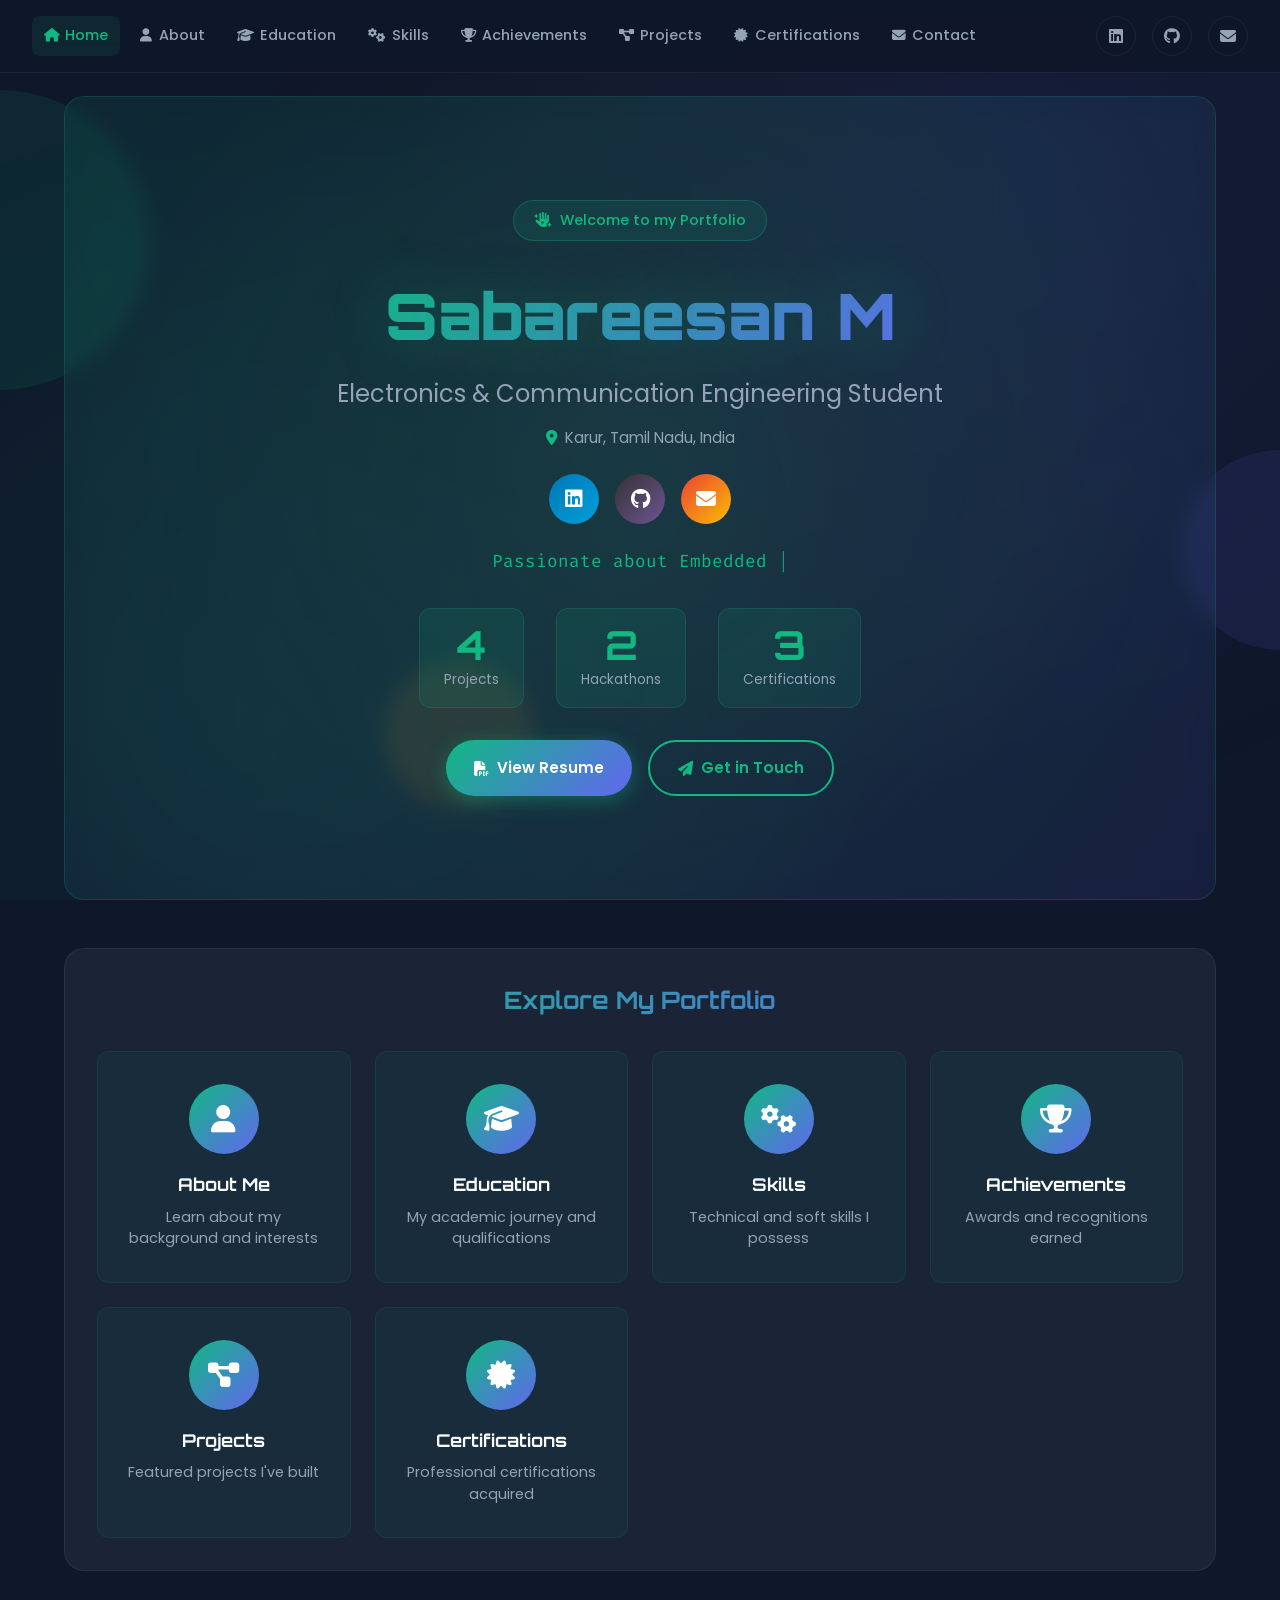
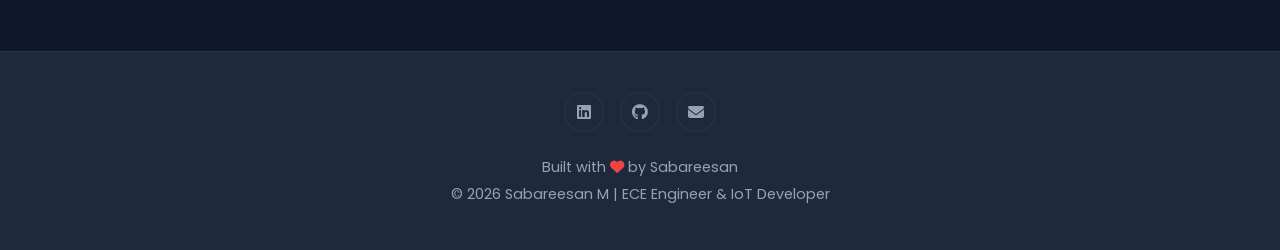
<file: index.html>
<!DOCTYPE html>
<html lang="en">
  <head>
    <meta charset="UTF-8" />
    <meta name="viewport" content="width=device-width, initial-scale=1.0" />
    <meta name="description" content="Sabareesan M - Electronics and Communication Engineering Student | Embedded Systems & IoT Developer" />
    <meta name="keywords" content="Sabareesan, ECE, Electronics, Embedded Systems, IoT, Arduino, MATLAB, Portfolio" />
    <title>Sabareesan M | ECE Engineer & IoT Developer</title>
    <link rel="stylesheet" href="style.css" />
    <link rel="preconnect" href="https://fonts.googleapis.com" />
    <link rel="preconnect" href="https://fonts.gstatic.com" crossorigin />
    <link href="https://fonts.googleapis.com/css2?family=Orbitron:wght@400;500;600;700;800;900&family=Poppins:wght@300;400;500;600;700&family=Fira+Code:wght@400;500&display=swap" rel="stylesheet" />
    <link rel="icon" href="assets/icons/chip.svg" />
    <link rel="stylesheet" href="https://cdnjs.cloudflare.com/ajax/libs/font-awesome/6.5.1/css/all.min.css" crossorigin="anonymous" />
  </head>
  <body>
    <div class="parallax-bg" id="parallax-bg"></div>
    <div class="floating-shapes">
      <div class="shape shape-1"></div>
      <div class="shape shape-2"></div>
      <div class="shape shape-3"></div>
    </div>
    <div id="scroll-progress"></div>
    
    <nav class="navbar" id="navbar">
      <ul class="nav-links" id="navLinks">
        <li><a href="index.html" class="active"><i class="fas fa-home"></i> <span>Home</span></a></li>
        <li><a href="about.html"><i class="fas fa-user"></i> <span>About</span></a></li>
        <li><a href="education.html"><i class="fas fa-graduation-cap"></i> <span>Education</span></a></li>
        <li><a href="skills.html"><i class="fas fa-cogs"></i> <span>Skills</span></a></li>
        <li><a href="achievements.html"><i class="fas fa-trophy"></i> <span>Achievements</span></a></li>
        <li><a href="projects.html"><i class="fas fa-project-diagram"></i> <span>Projects</span></a></li>
        <li><a href="certifications.html"><i class="fas fa-certificate"></i> <span>Certifications</span></a></li>
        <li><a href="contact.html"><i class="fas fa-envelope"></i> <span>Contact</span></a></li>
      </ul>
      <div class="nav-icons">
        <a href="https://linkedin.com/in/sabaree-san-504a95327" target="_blank" title="LinkedIn">
          <i class="fab fa-linkedin"></i>
        </a>
        <a href="https://github.com/sabaree123" target="_blank" title="GitHub">
          <i class="fab fa-github"></i>
        </a>
        <a href="mailto:sabareesanmaruthamuthu@gmail.com" title="Gmail">
          <i class="fas fa-envelope"></i>
        </a>
      </div>
      <div class="nav-toggle" id="navToggle"><i class="fas fa-bars"></i></div>
    </nav>

    <main>
      <!-- Hero Section -->
      <section id="hero" class="dashboard-card hero-section visible">
        <div class="hero-content">
          <div class="hero-badge animate-fade-in">
            <i class="fas fa-hand-sparkles"></i> Welcome to my Portfolio
          </div>
          <h1 class="glitch" data-text="Sabareesan M">Sabareesan M</h1>
          <h2 class="hero-title">Electronics & Communication Engineering Student</h2>
          <div class="hero-location">
            <i class="fas fa-map-marker-alt"></i> Karur, Tamil Nadu, India
          </div>
          <div class="hero-social">
            <a href="https://linkedin.com/in/sabaree-san-504a95327" target="_blank" title="LinkedIn" class="social-btn linkedin">
              <i class="fab fa-linkedin"></i>
            </a>
            <a href="https://github.com/sabaree123" target="_blank" title="GitHub" class="social-btn github">
              <i class="fab fa-github"></i>
            </a>
            <a href="mailto:sabareesanmaruthamuthu@gmail.com" title="Gmail" class="social-btn email">
              <i class="fas fa-envelope"></i>
            </a>
          </div>
          <div class="animated-subtitle" id="animatedSubtitle">
            Passionate about Embedded Systems &amp; IoT
          </div>
          <div class="hero-stats">
            <div class="stat">
              <span id="stat-projects">0</span>
              <span>Projects</span>
            </div>
            <div class="stat">
              <span id="stat-hackathons">0</span>
              <span>Hackathons</span>
            </div>
            <div class="stat">
              <span id="stat-certifications">0</span>
              <span>Certifications</span>
            </div>
          </div>
          <div class="hero-buttons">
            <a href="assets/resume/sabareesan_resume.pdf" class="resume-btn primary" target="_blank" rel="noopener noreferrer">
              <i class="fas fa-file-pdf"></i> View Resume
            </a>
            <a href="contact.html" class="resume-btn secondary">
              <i class="fas fa-paper-plane"></i> Get in Touch
            </a>
          </div>
        </div>
      </section>

      <!-- Quick Navigation Cards -->
      <section class="dashboard-card visible" style="padding: 2rem;">
        <h2 style="text-align: center; font-family: 'Orbitron', monospace; background: var(--gradient-primary); -webkit-background-clip: text; -webkit-text-fill-color: transparent; margin-bottom: 2rem;">Explore My Portfolio</h2>
        <div class="quick-nav-grid">
          <a href="about.html" class="quick-nav-card">
            <div class="quick-nav-icon"><i class="fas fa-user"></i></div>
            <h3>About Me</h3>
            <p>Learn about my background and interests</p>
          </a>
          <a href="education.html" class="quick-nav-card">
            <div class="quick-nav-icon"><i class="fas fa-graduation-cap"></i></div>
            <h3>Education</h3>
            <p>My academic journey and qualifications</p>
          </a>
          <a href="skills.html" class="quick-nav-card">
            <div class="quick-nav-icon"><i class="fas fa-cogs"></i></div>
            <h3>Skills</h3>
            <p>Technical and soft skills I possess</p>
          </a>
          <a href="achievements.html" class="quick-nav-card">
            <div class="quick-nav-icon"><i class="fas fa-trophy"></i></div>
            <h3>Achievements</h3>
            <p>Awards and recognitions earned</p>
          </a>
          <a href="projects.html" class="quick-nav-card">
            <div class="quick-nav-icon"><i class="fas fa-project-diagram"></i></div>
            <h3>Projects</h3>
            <p>Featured projects I've built</p>
          </a>
          <a href="certifications.html" class="quick-nav-card">
            <div class="quick-nav-icon"><i class="fas fa-certificate"></i></div>
            <h3>Certifications</h3>
            <p>Professional certifications acquired</p>
          </a>
        </div>
      </section>
    </main>

    <!-- Next Page Navigation -->
    <div class="next-page-nav">
      <a href="about.html" class="next-page-btn">
        <div class="page-label">
          <span class="next-text">Next</span>
          <span class="page-name">About Me</span>
        </div>
        <i class="fas fa-arrow-right"></i>
      </a>
    </div>

    <!-- Back to Top -->
    <button class="back-to-top" title="Back to Top">
      <i class="fas fa-chevron-up"></i>
    </button>

    <footer class="footer">
      <div class="footer-content">
        <div class="footer-social">
          <a href="https://linkedin.com/in/sabaree-san-504a95327" target="_blank" title="LinkedIn">
            <i class="fab fa-linkedin"></i>
          </a>
          <a href="https://github.com/sabaree123" target="_blank" title="GitHub">
            <i class="fab fa-github"></i>
          </a>
          <a href="mailto:sabareesanmaruthamuthu@gmail.com" title="Email">
            <i class="fas fa-envelope"></i>
          </a>
        </div>
        <div class="footer-text">
          <p>Built with <i class="fas fa-heart"></i> by Sabareesan</p>
          <p>&copy; 2026 Sabareesan M | ECE Engineer & IoT Developer</p>
        </div>
      </div>
    </footer>

    <script src="script.js"></script>
  </body>
</html>
</file>
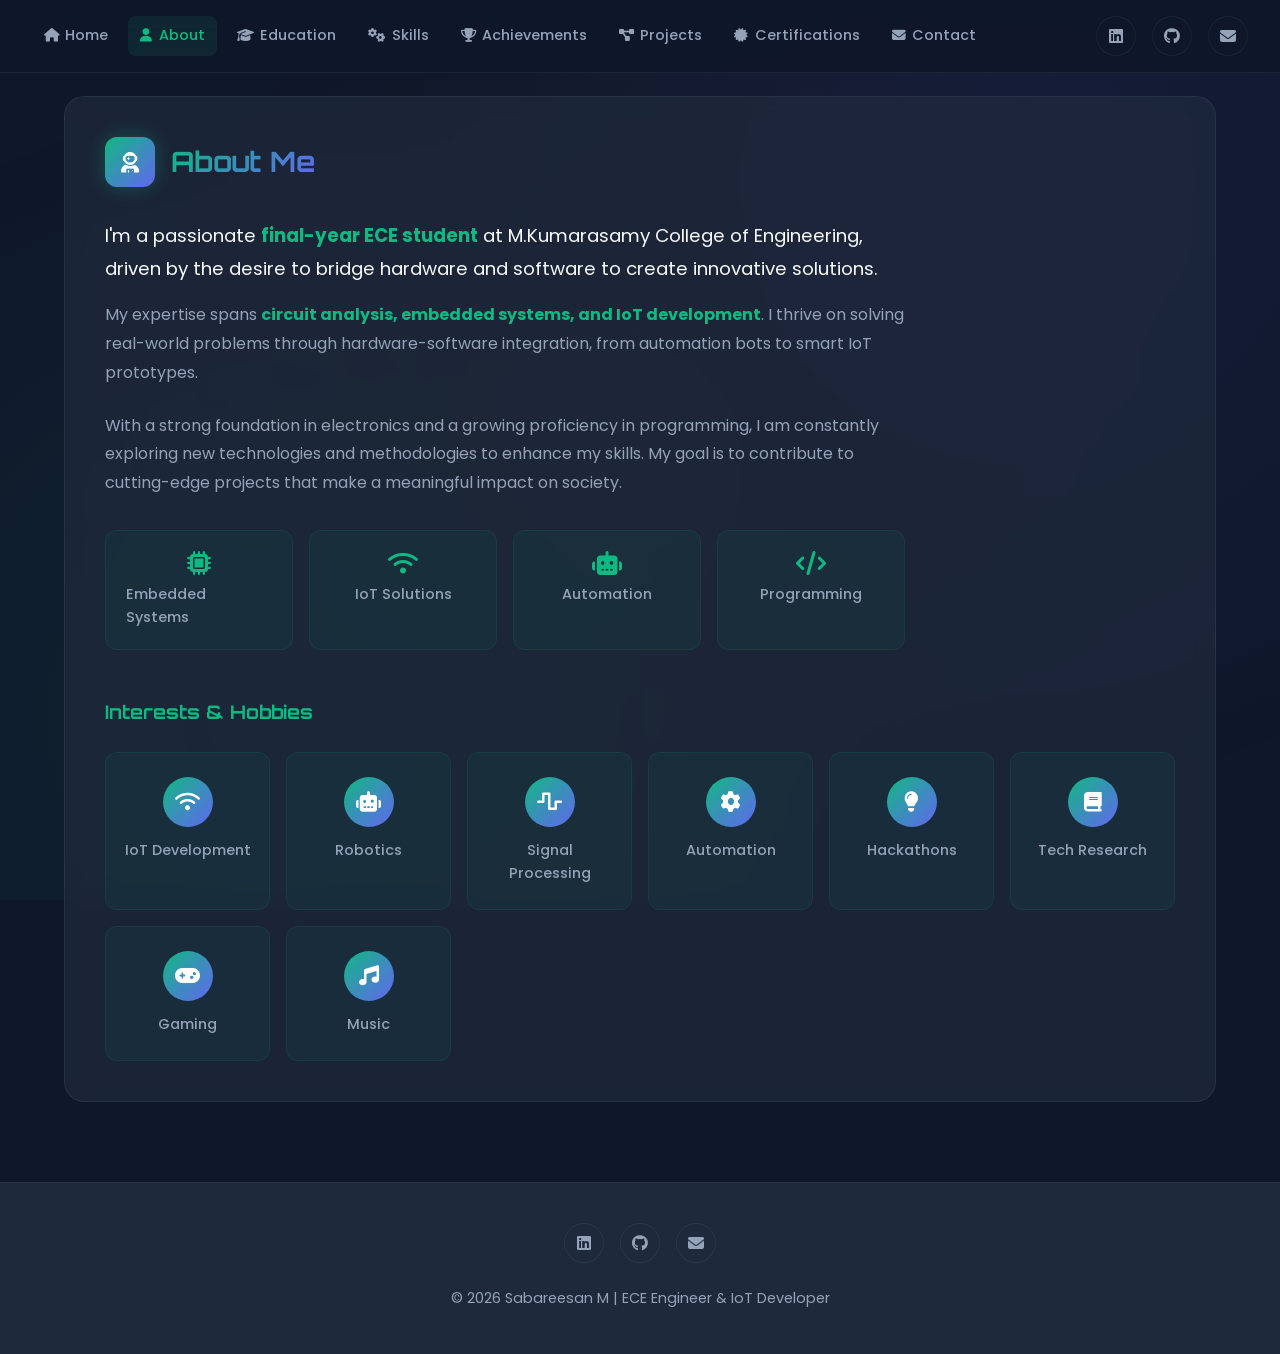
<file: about.html>
<!DOCTYPE html>
<html lang="en">
  <head>
    <meta charset="UTF-8" />
    <meta name="viewport" content="width=device-width, initial-scale=1.0" />
    <meta name="description" content="About Sabareesan M - Electronics and Communication Engineering Student" />
    <title>About | Sabareesan M</title>
    <link rel="stylesheet" href="style.css" />
    <link rel="preconnect" href="https://fonts.googleapis.com" />
    <link rel="preconnect" href="https://fonts.gstatic.com" crossorigin />
    <link href="https://fonts.googleapis.com/css2?family=Orbitron:wght@400;500;600;700;800;900&family=Poppins:wght@300;400;500;600;700&family=Fira+Code:wght@400;500&display=swap" rel="stylesheet" />
    <link rel="icon" href="assets/icons/chip.svg" />
    <link rel="stylesheet" href="https://cdnjs.cloudflare.com/ajax/libs/font-awesome/6.5.1/css/all.min.css" crossorigin="anonymous" />
  </head>
  <body>
    <div class="parallax-bg" id="parallax-bg"></div>
    <div id="scroll-progress"></div>
    
    <nav class="navbar" id="navbar">
      <ul class="nav-links" id="navLinks">
        <li><a href="index.html"><i class="fas fa-home"></i> <span>Home</span></a></li>
        <li><a href="about.html" class="active"><i class="fas fa-user"></i> <span>About</span></a></li>
        <li><a href="education.html"><i class="fas fa-graduation-cap"></i> <span>Education</span></a></li>
        <li><a href="skills.html"><i class="fas fa-cogs"></i> <span>Skills</span></a></li>
        <li><a href="achievements.html"><i class="fas fa-trophy"></i> <span>Achievements</span></a></li>
        <li><a href="projects.html"><i class="fas fa-project-diagram"></i> <span>Projects</span></a></li>
        <li><a href="certifications.html"><i class="fas fa-certificate"></i> <span>Certifications</span></a></li>
        <li><a href="contact.html"><i class="fas fa-envelope"></i> <span>Contact</span></a></li>
      </ul>
      <div class="nav-icons">
        <a href="https://linkedin.com/in/sabaree-san-504a95327" target="_blank" title="LinkedIn">
          <i class="fab fa-linkedin"></i>
        </a>
        <a href="https://github.com/sabaree123" target="_blank" title="GitHub">
          <i class="fab fa-github"></i>
        </a>
        <a href="mailto:sabareesanmaruthamuthu@gmail.com" title="Gmail">
          <i class="fas fa-envelope"></i>
        </a>
      </div>
      <div class="nav-toggle" id="navToggle"><i class="fas fa-bars"></i></div>
    </nav>

    <main>
      <section class="dashboard-card page-section visible">
        <div class="section-header">
          <span class="section-icon"><i class="fas fa-user-astronaut"></i></span>
          <h2>About Me</h2>
        </div>
        <div class="about-content">
          <div class="about-text">
            <p class="lead">
              I'm a passionate <strong>final-year ECE student</strong> at M.Kumarasamy College of Engineering, driven by the desire to bridge hardware and software to create innovative solutions.
            </p>
            <p>
              My expertise spans <strong>circuit analysis, embedded systems, and IoT development</strong>. I thrive on solving real-world problems through hardware-software integration, from automation bots to smart IoT prototypes.
            </p>
            <p>
              With a strong foundation in electronics and a growing proficiency in programming, I am constantly exploring new technologies and methodologies to enhance my skills. My goal is to contribute to cutting-edge projects that make a meaningful impact on society.
            </p>
            <div class="about-highlights">
              <div class="highlight-item">
                <i class="fas fa-microchip"></i>
                <span>Embedded Systems</span>
              </div>
              <div class="highlight-item">
                <i class="fas fa-wifi"></i>
                <span>IoT Solutions</span>
              </div>
              <div class="highlight-item">
                <i class="fas fa-robot"></i>
                <span>Automation</span>
              </div>
              <div class="highlight-item">
                <i class="fas fa-code"></i>
                <span>Programming</span>
              </div>
            </div>
          </div>
        </div>
        
        <div class="interests-section" style="margin-top: 3rem;">
          <h3 style="color: var(--primary); margin-bottom: 1.5rem; font-family: 'Orbitron', monospace;">Interests & Hobbies</h3>
          <div class="interests-container">
            <div class="interest-item">
              <div class="interest-icon"><i class="fas fa-wifi"></i></div>
              <span>IoT Development</span>
            </div>
            <div class="interest-item">
              <div class="interest-icon"><i class="fas fa-robot"></i></div>
              <span>Robotics</span>
            </div>
            <div class="interest-item">
              <div class="interest-icon"><i class="fas fa-wave-square"></i></div>
              <span>Signal Processing</span>
            </div>
            <div class="interest-item">
              <div class="interest-icon"><i class="fas fa-cog"></i></div>
              <span>Automation</span>
            </div>
            <div class="interest-item">
              <div class="interest-icon"><i class="fas fa-lightbulb"></i></div>
              <span>Hackathons</span>
            </div>
            <div class="interest-item">
              <div class="interest-icon"><i class="fas fa-book"></i></div>
              <span>Tech Research</span>
            </div>
            <div class="interest-item">
              <div class="interest-icon"><i class="fas fa-gamepad"></i></div>
              <span>Gaming</span>
            </div>
            <div class="interest-item">
              <div class="interest-icon"><i class="fas fa-music"></i></div>
              <span>Music</span>
            </div>
          </div>
        </div>
      </section>
    </main>

    <!-- Next Page Navigation -->
    <div class="next-page-nav">
      <a href="education.html" class="next-page-btn">
        <div class="page-label">
          <span class="next-text">Next</span>
          <span class="page-name">Education</span>
        </div>
        <i class="fas fa-arrow-right"></i>
      </a>
    </div>

    <!-- Back to Top -->
    <button class="back-to-top" title="Back to Top">
      <i class="fas fa-chevron-up"></i>
    </button>

    <footer class="footer">
      <div class="footer-content">
        <div class="footer-social">
          <a href="https://linkedin.com/in/sabaree-san-504a95327" target="_blank" title="LinkedIn">
            <i class="fab fa-linkedin"></i>
          </a>
          <a href="https://github.com/sabaree123" target="_blank" title="GitHub">
            <i class="fab fa-github"></i>
          </a>
          <a href="mailto:sabareesanmaruthamuthu@gmail.com" title="Email">
            <i class="fas fa-envelope"></i>
          </a>
        </div>
        <div class="footer-text">
          <p>&copy; 2026 Sabareesan M | ECE Engineer & IoT Developer</p>
        </div>
      </div>
    </footer>

    <script src="script.js"></script>
  </body>
</html>
</file>
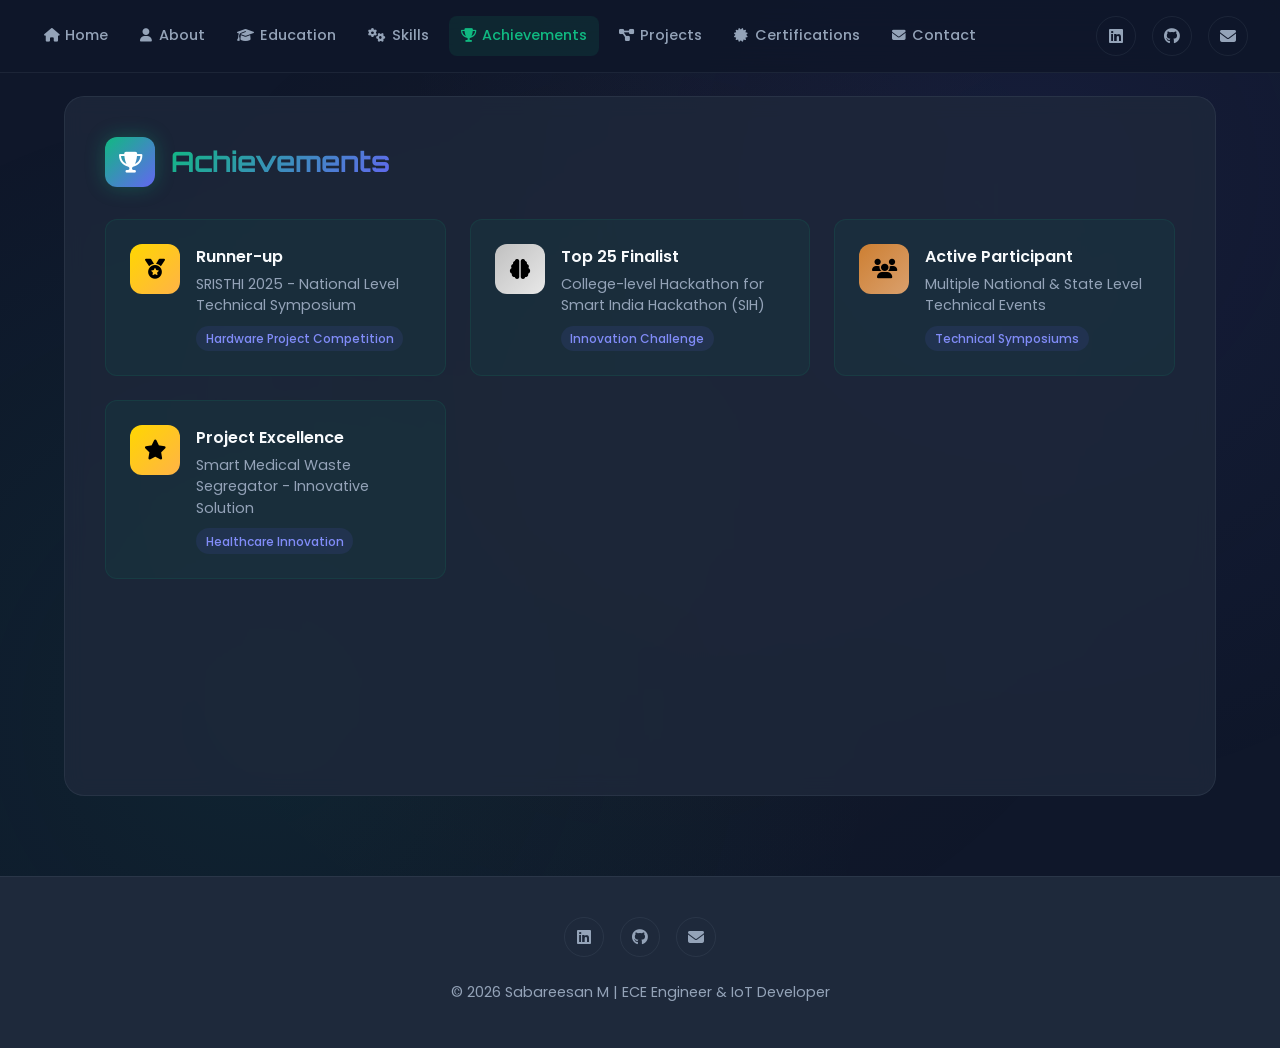
<file: achievements.html>
<!DOCTYPE html>
<html lang="en">
  <head>
    <meta charset="UTF-8" />
    <meta name="viewport" content="width=device-width, initial-scale=1.0" />
    <meta name="description" content="Achievements - Sabareesan M" />
    <title>Achievements | Sabareesan M</title>
    <link rel="stylesheet" href="style.css" />
    <link rel="preconnect" href="https://fonts.googleapis.com" />
    <link rel="preconnect" href="https://fonts.gstatic.com" crossorigin />
    <link href="https://fonts.googleapis.com/css2?family=Orbitron:wght@400;500;600;700;800;900&family=Poppins:wght@300;400;500;600;700&family=Fira+Code:wght@400;500&display=swap" rel="stylesheet" />
    <link rel="icon" href="assets/icons/chip.svg" />
    <link rel="stylesheet" href="https://cdnjs.cloudflare.com/ajax/libs/font-awesome/6.5.1/css/all.min.css" crossorigin="anonymous" />
  </head>
  <body>
    <div class="parallax-bg" id="parallax-bg"></div>
    <div id="scroll-progress"></div>
    
    <nav class="navbar" id="navbar">
      <ul class="nav-links" id="navLinks">
        <li><a href="index.html"><i class="fas fa-home"></i> <span>Home</span></a></li>
        <li><a href="about.html"><i class="fas fa-user"></i> <span>About</span></a></li>
        <li><a href="education.html"><i class="fas fa-graduation-cap"></i> <span>Education</span></a></li>
        <li><a href="skills.html"><i class="fas fa-cogs"></i> <span>Skills</span></a></li>
        <li><a href="achievements.html" class="active"><i class="fas fa-trophy"></i> <span>Achievements</span></a></li>
        <li><a href="projects.html"><i class="fas fa-project-diagram"></i> <span>Projects</span></a></li>
        <li><a href="certifications.html"><i class="fas fa-certificate"></i> <span>Certifications</span></a></li>
        <li><a href="contact.html"><i class="fas fa-envelope"></i> <span>Contact</span></a></li>
      </ul>
      <div class="nav-icons">
        <a href="https://linkedin.com/in/sabaree-san-504a95327" target="_blank" title="LinkedIn">
          <i class="fab fa-linkedin"></i>
        </a>
        <a href="https://github.com/sabaree123" target="_blank" title="GitHub">
          <i class="fab fa-github"></i>
        </a>
        <a href="mailto:sabareesanmaruthamuthu@gmail.com" title="Gmail">
          <i class="fas fa-envelope"></i>
        </a>
      </div>
      <div class="nav-toggle" id="navToggle"><i class="fas fa-bars"></i></div>
    </nav>

    <main>
      <section class="dashboard-card page-section visible">
        <div class="section-header">
          <span class="section-icon"><i class="fas fa-trophy"></i></span>
          <h2>Achievements</h2>
        </div>
        <div class="achievements-grid">
          <div class="achievement-card">
            <div class="achievement-icon gold"><i class="fas fa-medal"></i></div>
            <div class="achievement-content">
              <h3>Runner-up</h3>
              <p>SRISTHI 2025 - National Level Technical Symposium</p>
              <span class="achievement-tag">Hardware Project Competition</span>
            </div>
          </div>
          <div class="achievement-card">
            <div class="achievement-icon silver"><i class="fas fa-brain"></i></div>
            <div class="achievement-content">
              <h3>Top 25 Finalist</h3>
              <p>College-level Hackathon for Smart India Hackathon (SIH)</p>
              <span class="achievement-tag">Innovation Challenge</span>
            </div>
          </div>
          <div class="achievement-card">
            <div class="achievement-icon bronze"><i class="fas fa-users"></i></div>
            <div class="achievement-content">
              <h3>Active Participant</h3>
              <p>Multiple National & State Level Technical Events</p>
              <span class="achievement-tag">Technical Symposiums</span>
            </div>
          </div>
          <div class="achievement-card">
            <div class="achievement-icon gold"><i class="fas fa-star"></i></div>
            <div class="achievement-content">
              <h3>Project Excellence</h3>
              <p>Smart Medical Waste Segregator - Innovative Solution</p>
              <span class="achievement-tag">Healthcare Innovation</span>
            </div>
          </div>
        </div>
      </section>
    </main>

    <!-- Next Page Navigation -->
    <div class="next-page-nav">
      <a href="projects.html" class="next-page-btn">
        <div class="page-label">
          <span class="next-text">Next</span>
          <span class="page-name">Projects</span>
        </div>
        <i class="fas fa-arrow-right"></i>
      </a>
    </div>

    <!-- Back to Top -->
    <button class="back-to-top" title="Back to Top">
      <i class="fas fa-chevron-up"></i>
    </button>

    <footer class="footer">
      <div class="footer-content">
        <div class="footer-social">
          <a href="https://linkedin.com/in/sabaree-san-504a95327" target="_blank" title="LinkedIn">
            <i class="fab fa-linkedin"></i>
          </a>
          <a href="https://github.com/sabaree123" target="_blank" title="GitHub">
            <i class="fab fa-github"></i>
          </a>
          <a href="mailto:sabareesanmaruthamuthu@gmail.com" title="Email">
            <i class="fas fa-envelope"></i>
          </a>
        </div>
        <div class="footer-text">
          <p>&copy; 2026 Sabareesan M | ECE Engineer & IoT Developer</p>
        </div>
      </div>
    </footer>

    <script src="script.js"></script>
  </body>
</html>
</file>
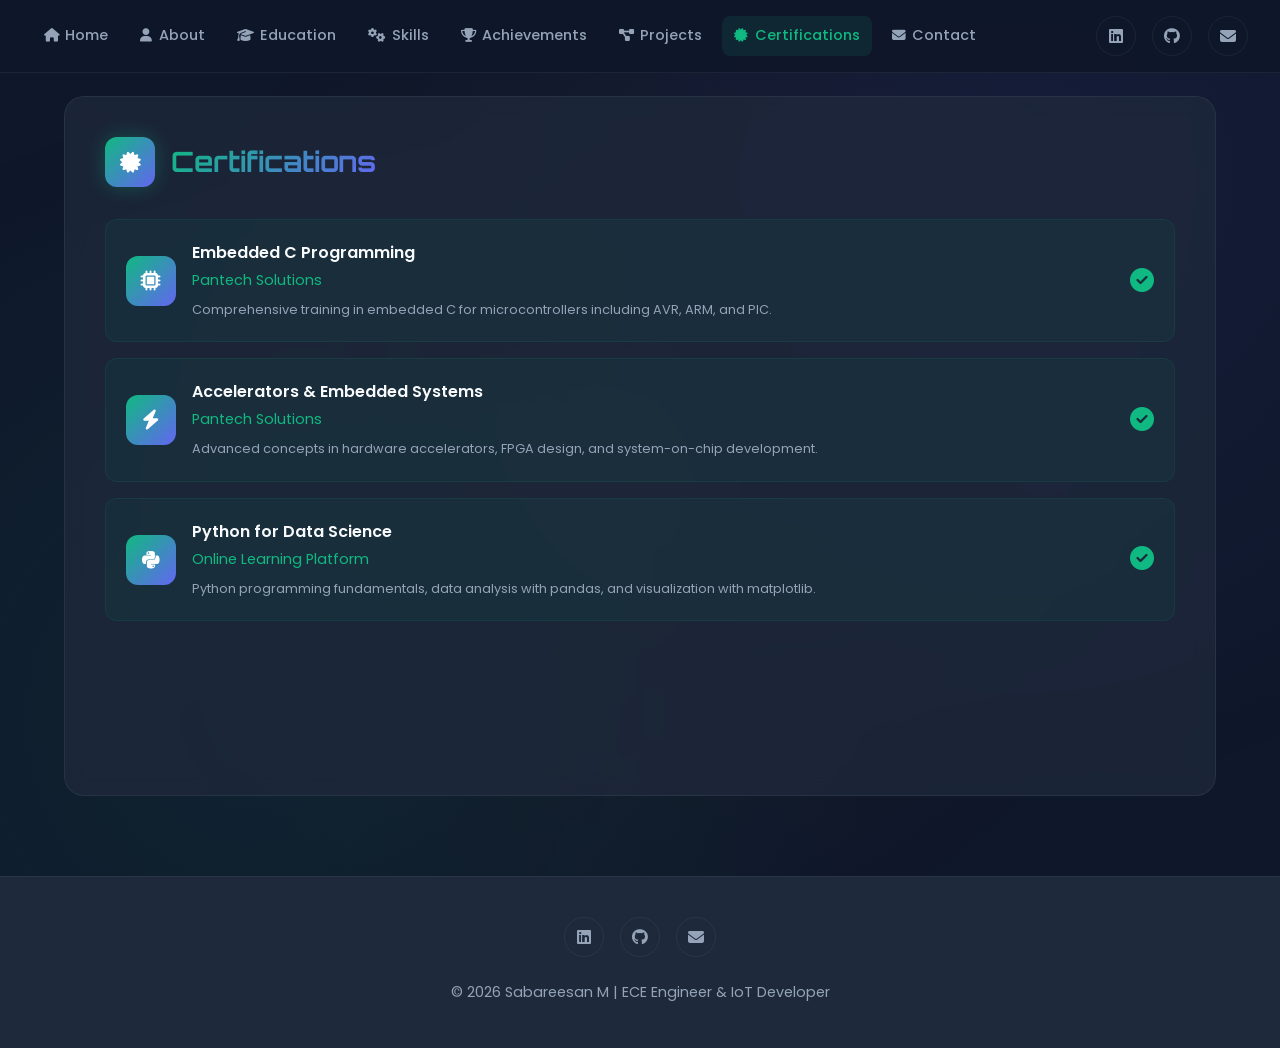
<file: certifications.html>
<!DOCTYPE html>
<html lang="en">
  <head>
    <meta charset="UTF-8" />
    <meta name="viewport" content="width=device-width, initial-scale=1.0" />
    <meta name="description" content="Certifications - Sabareesan M" />
    <title>Certifications | Sabareesan M</title>
    <link rel="stylesheet" href="style.css" />
    <link rel="preconnect" href="https://fonts.googleapis.com" />
    <link rel="preconnect" href="https://fonts.gstatic.com" crossorigin />
    <link href="https://fonts.googleapis.com/css2?family=Orbitron:wght@400;500;600;700;800;900&family=Poppins:wght@300;400;500;600;700&family=Fira+Code:wght@400;500&display=swap" rel="stylesheet" />
    <link rel="icon" href="assets/icons/chip.svg" />
    <link rel="stylesheet" href="https://cdnjs.cloudflare.com/ajax/libs/font-awesome/6.5.1/css/all.min.css" crossorigin="anonymous" />
  </head>
  <body>
    <div class="parallax-bg" id="parallax-bg"></div>
    <div id="scroll-progress"></div>
    
    <nav class="navbar" id="navbar">
      <ul class="nav-links" id="navLinks">
        <li><a href="index.html"><i class="fas fa-home"></i> <span>Home</span></a></li>
        <li><a href="about.html"><i class="fas fa-user"></i> <span>About</span></a></li>
        <li><a href="education.html"><i class="fas fa-graduation-cap"></i> <span>Education</span></a></li>
        <li><a href="skills.html"><i class="fas fa-cogs"></i> <span>Skills</span></a></li>
        <li><a href="achievements.html"><i class="fas fa-trophy"></i> <span>Achievements</span></a></li>
        <li><a href="projects.html"><i class="fas fa-project-diagram"></i> <span>Projects</span></a></li>
        <li><a href="certifications.html" class="active"><i class="fas fa-certificate"></i> <span>Certifications</span></a></li>
        <li><a href="contact.html"><i class="fas fa-envelope"></i> <span>Contact</span></a></li>
      </ul>
      <div class="nav-icons">
        <a href="https://linkedin.com/in/sabaree-san-504a95327" target="_blank" title="LinkedIn">
          <i class="fab fa-linkedin"></i>
        </a>
        <a href="https://github.com/sabaree123" target="_blank" title="GitHub">
          <i class="fab fa-github"></i>
        </a>
        <a href="mailto:sabareesanmaruthamuthu@gmail.com" title="Gmail">
          <i class="fas fa-envelope"></i>
        </a>
      </div>
      <div class="nav-toggle" id="navToggle"><i class="fas fa-bars"></i></div>
    </nav>

    <main>
      <section class="dashboard-card page-section visible">
        <div class="section-header">
          <span class="section-icon"><i class="fas fa-certificate"></i></span>
          <h2>Certifications</h2>
        </div>
        <div class="certifications-grid">
          <div class="certification-card">
            <div class="cert-icon"><i class="fas fa-microchip"></i></div>
            <div class="cert-content">
              <h3>Embedded C Programming</h3>
              <p>Pantech Solutions</p>
              <span class="cert-date">Comprehensive training in embedded C for microcontrollers including AVR, ARM, and PIC.</span>
            </div>
            <div class="cert-badge"><i class="fas fa-check-circle"></i></div>
          </div>
          <div class="certification-card">
            <div class="cert-icon"><i class="fas fa-bolt"></i></div>
            <div class="cert-content">
              <h3>Accelerators & Embedded Systems</h3>
              <p>Pantech Solutions</p>
              <span class="cert-date">Advanced concepts in hardware accelerators, FPGA design, and system-on-chip development.</span>
            </div>
            <div class="cert-badge"><i class="fas fa-check-circle"></i></div>
          </div>
          <div class="certification-card">
            <div class="cert-icon"><i class="fab fa-python"></i></div>
            <div class="cert-content">
              <h3>Python for Data Science</h3>
              <p>Online Learning Platform</p>
              <span class="cert-date">Python programming fundamentals, data analysis with pandas, and visualization with matplotlib.</span>
            </div>
            <div class="cert-badge"><i class="fas fa-check-circle"></i></div>
          </div>
        </div>
      </section>
    </main>

    <!-- Next Page Navigation -->
    <div class="next-page-nav">
      <a href="contact.html" class="next-page-btn">
        <div class="page-label">
          <span class="next-text">Next</span>
          <span class="page-name">Contact</span>
        </div>
        <i class="fas fa-arrow-right"></i>
      </a>
    </div>

    <!-- Back to Top -->
    <button class="back-to-top" title="Back to Top">
      <i class="fas fa-chevron-up"></i>
    </button>

    <footer class="footer">
      <div class="footer-content">
        <div class="footer-social">
          <a href="https://linkedin.com/in/sabaree-san-504a95327" target="_blank" title="LinkedIn">
            <i class="fab fa-linkedin"></i>
          </a>
          <a href="https://github.com/sabaree123" target="_blank" title="GitHub">
            <i class="fab fa-github"></i>
          </a>
          <a href="mailto:sabareesanmaruthamuthu@gmail.com" title="Email">
            <i class="fas fa-envelope"></i>
          </a>
        </div>
        <div class="footer-text">
          <p>&copy; 2026 Sabareesan M | ECE Engineer & IoT Developer</p>
        </div>
      </div>
    </footer>

    <script src="script.js"></script>
  </body>
</html>
</file>
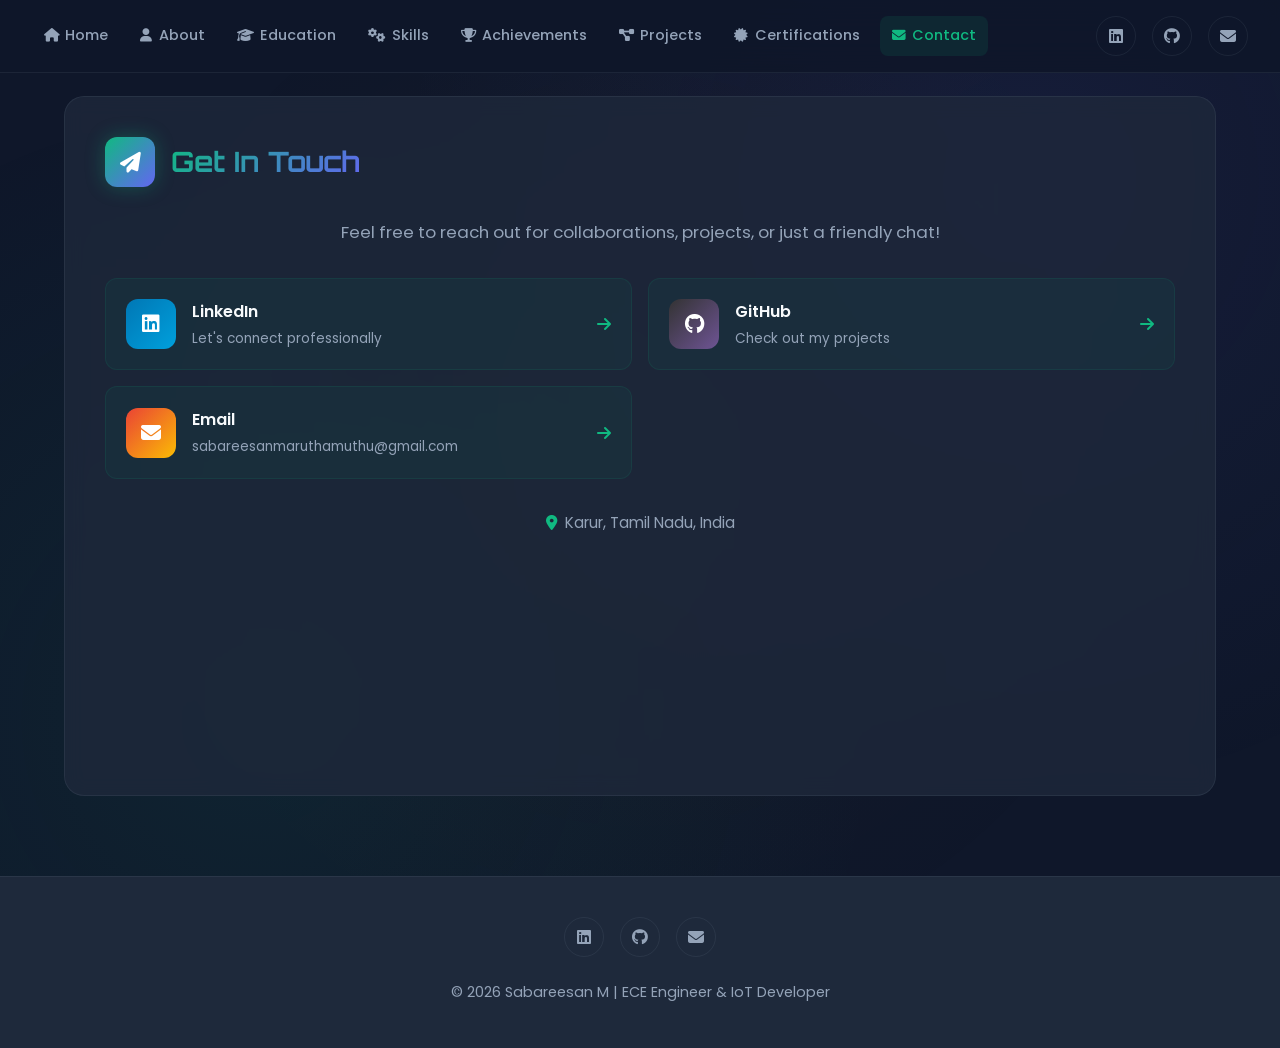
<file: contact.html>
<!DOCTYPE html>
<html lang="en">
  <head>
    <meta charset="UTF-8" />
    <meta name="viewport" content="width=device-width, initial-scale=1.0" />
    <meta name="description" content="Contact - Sabareesan M" />
    <title>Contact | Sabareesan M</title>
    <link rel="stylesheet" href="style.css" />
    <link rel="preconnect" href="https://fonts.googleapis.com" />
    <link rel="preconnect" href="https://fonts.gstatic.com" crossorigin />
    <link href="https://fonts.googleapis.com/css2?family=Orbitron:wght@400;500;600;700;800;900&family=Poppins:wght@300;400;500;600;700&family=Fira+Code:wght@400;500&display=swap" rel="stylesheet" />
    <link rel="icon" href="assets/icons/chip.svg" />
    <link rel="stylesheet" href="https://cdnjs.cloudflare.com/ajax/libs/font-awesome/6.5.1/css/all.min.css" crossorigin="anonymous" />
  </head>
  <body>
    <div class="parallax-bg" id="parallax-bg"></div>
    <div id="scroll-progress"></div>
    
    <nav class="navbar" id="navbar">
      <ul class="nav-links" id="navLinks">
        <li><a href="index.html"><i class="fas fa-home"></i> <span>Home</span></a></li>
        <li><a href="about.html"><i class="fas fa-user"></i> <span>About</span></a></li>
        <li><a href="education.html"><i class="fas fa-graduation-cap"></i> <span>Education</span></a></li>
        <li><a href="skills.html"><i class="fas fa-cogs"></i> <span>Skills</span></a></li>
        <li><a href="achievements.html"><i class="fas fa-trophy"></i> <span>Achievements</span></a></li>
        <li><a href="projects.html"><i class="fas fa-project-diagram"></i> <span>Projects</span></a></li>
        <li><a href="certifications.html"><i class="fas fa-certificate"></i> <span>Certifications</span></a></li>
        <li><a href="contact.html" class="active"><i class="fas fa-envelope"></i> <span>Contact</span></a></li>
      </ul>
      <div class="nav-icons">
        <a href="https://linkedin.com/in/sabaree-san-504a95327" target="_blank" title="LinkedIn">
          <i class="fab fa-linkedin"></i>
        </a>
        <a href="https://github.com/sabaree123" target="_blank" title="GitHub">
          <i class="fab fa-github"></i>
        </a>
        <a href="mailto:sabareesanmaruthamuthu@gmail.com" title="Gmail">
          <i class="fas fa-envelope"></i>
        </a>
      </div>
      <div class="nav-toggle" id="navToggle"><i class="fas fa-bars"></i></div>
    </nav>

    <main>
      <section class="dashboard-card page-section visible">
        <div class="section-header">
          <span class="section-icon"><i class="fas fa-paper-plane"></i></span>
          <h2>Get In Touch</h2>
        </div>
        <p class="contact-intro">Feel free to reach out for collaborations, projects, or just a friendly chat!</p>
        <div class="contact-cards">
          <a href="https://www.linkedin.com/in/sabaree-san-504a95327/" target="_blank" class="contact-card linkedin">
            <div class="contact-card-icon">
              <i class="fab fa-linkedin"></i>
            </div>
            <div class="contact-card-info">
              <h3>LinkedIn</h3>
              <p>Let's connect professionally</p>
            </div>
            <i class="fas fa-arrow-right"></i>
          </a>
          <a href="https://github.com/sabaree123" target="_blank" class="contact-card github">
            <div class="contact-card-icon">
              <i class="fab fa-github"></i>
            </div>
            <div class="contact-card-info">
              <h3>GitHub</h3>
              <p>Check out my projects</p>
            </div>
            <i class="fas fa-arrow-right"></i>
          </a>
          <a href="mailto:sabareesanmaruthamuthu@gmail.com" class="contact-card email">
            <div class="contact-card-icon">
              <i class="fas fa-envelope"></i>
            </div>
            <div class="contact-card-info">
              <h3>Email</h3>
              <p>sabareesanmaruthamuthu@gmail.com</p>
            </div>
            <i class="fas fa-arrow-right"></i>
          </a>
        </div>
        <div class="contact-location">
          <i class="fas fa-map-marker-alt"></i>
          <span>Karur, Tamil Nadu, India</span>
        </div>
      </section>
    </main>

    <!-- Next Page Navigation -->
    <div class="next-page-nav">
      <a href="index.html" class="next-page-btn">
        <div class="page-label">
          <span class="next-text">Back to</span>
          <span class="page-name">Home</span>
        </div>
        <i class="fas fa-home"></i>
      </a>
    </div>

    <!-- Back to Top -->
    <button class="back-to-top" title="Back to Top">
      <i class="fas fa-chevron-up"></i>
    </button>

    <footer class="footer">
      <div class="footer-content">
        <div class="footer-social">
          <a href="https://linkedin.com/in/sabaree-san-504a95327" target="_blank" title="LinkedIn">
            <i class="fab fa-linkedin"></i>
          </a>
          <a href="https://github.com/sabaree123" target="_blank" title="GitHub">
            <i class="fab fa-github"></i>
          </a>
          <a href="mailto:sabareesanmaruthamuthu@gmail.com" title="Email">
            <i class="fas fa-envelope"></i>
          </a>
        </div>
        <div class="footer-text">
          <p>&copy; 2026 Sabareesan M | ECE Engineer & IoT Developer</p>
        </div>
      </div>
    </footer>

    <script src="script.js"></script>
  </body>
</html>
</file>
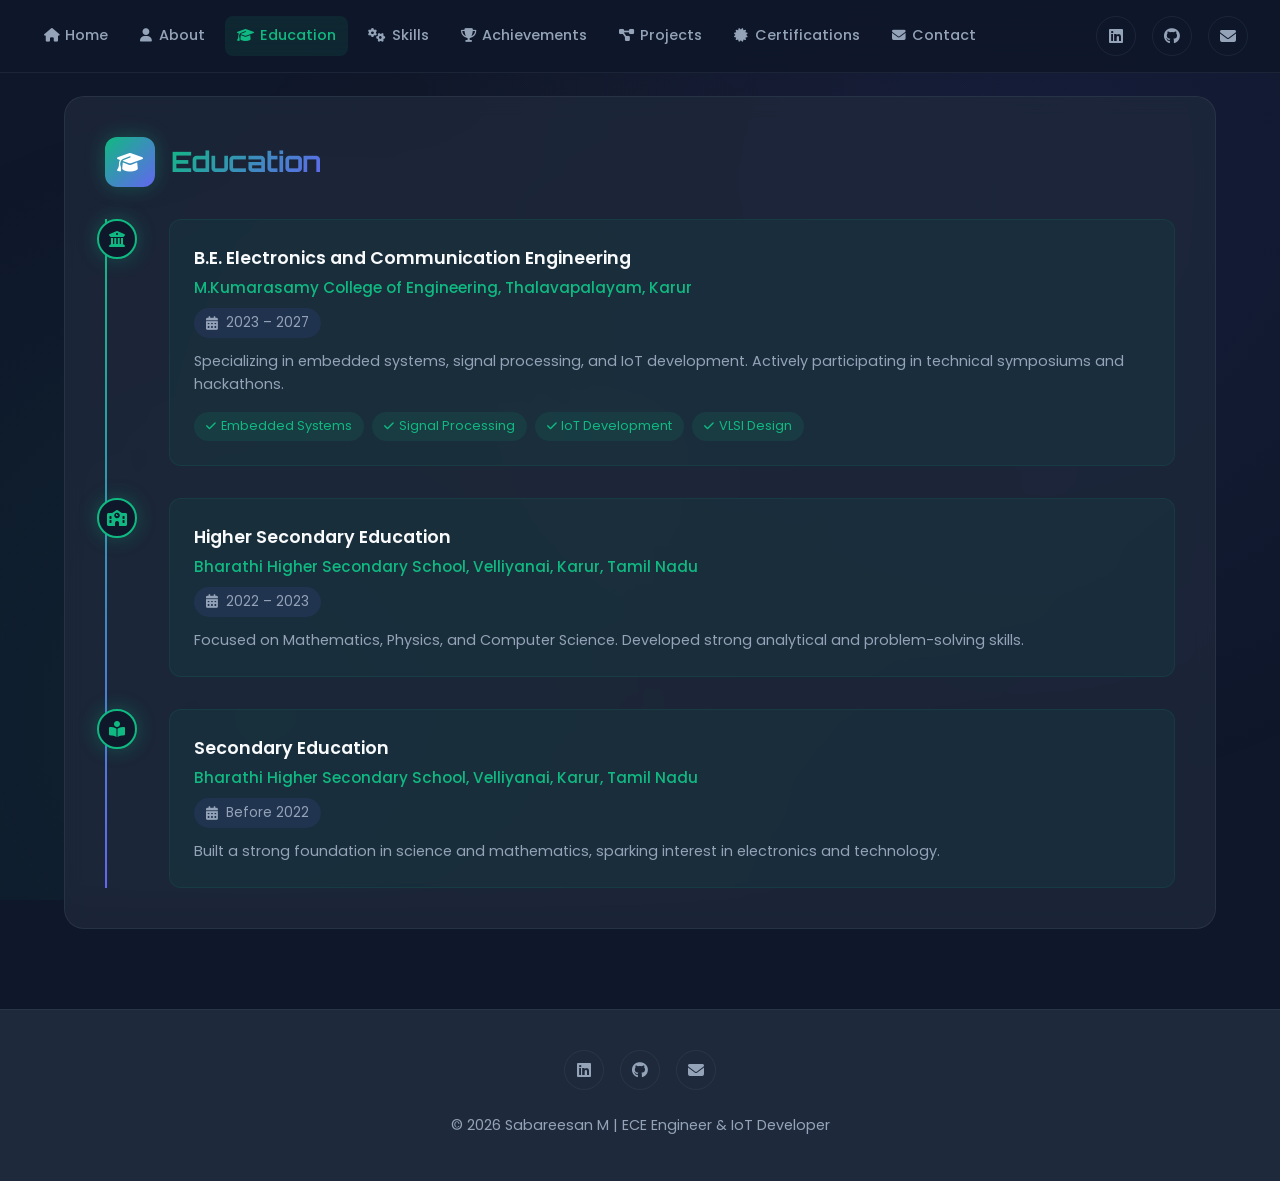
<file: education.html>
<!DOCTYPE html>
<html lang="en">
  <head>
    <meta charset="UTF-8" />
    <meta name="viewport" content="width=device-width, initial-scale=1.0" />
    <meta name="description" content="Education - Sabareesan M" />
    <title>Education | Sabareesan M</title>
    <link rel="stylesheet" href="style.css" />
    <link rel="preconnect" href="https://fonts.googleapis.com" />
    <link rel="preconnect" href="https://fonts.gstatic.com" crossorigin />
    <link href="https://fonts.googleapis.com/css2?family=Orbitron:wght@400;500;600;700;800;900&family=Poppins:wght@300;400;500;600;700&family=Fira+Code:wght@400;500&display=swap" rel="stylesheet" />
    <link rel="icon" href="assets/icons/chip.svg" />
    <link rel="stylesheet" href="https://cdnjs.cloudflare.com/ajax/libs/font-awesome/6.5.1/css/all.min.css" crossorigin="anonymous" />
  </head>
  <body>
    <div class="parallax-bg" id="parallax-bg"></div>
    <div id="scroll-progress"></div>
    
    <nav class="navbar" id="navbar">
      <ul class="nav-links" id="navLinks">
        <li><a href="index.html"><i class="fas fa-home"></i> <span>Home</span></a></li>
        <li><a href="about.html"><i class="fas fa-user"></i> <span>About</span></a></li>
        <li><a href="education.html" class="active"><i class="fas fa-graduation-cap"></i> <span>Education</span></a></li>
        <li><a href="skills.html"><i class="fas fa-cogs"></i> <span>Skills</span></a></li>
        <li><a href="achievements.html"><i class="fas fa-trophy"></i> <span>Achievements</span></a></li>
        <li><a href="projects.html"><i class="fas fa-project-diagram"></i> <span>Projects</span></a></li>
        <li><a href="certifications.html"><i class="fas fa-certificate"></i> <span>Certifications</span></a></li>
        <li><a href="contact.html"><i class="fas fa-envelope"></i> <span>Contact</span></a></li>
      </ul>
      <div class="nav-icons">
        <a href="https://linkedin.com/in/sabaree-san-504a95327" target="_blank" title="LinkedIn">
          <i class="fab fa-linkedin"></i>
        </a>
        <a href="https://github.com/sabaree123" target="_blank" title="GitHub">
          <i class="fab fa-github"></i>
        </a>
        <a href="mailto:sabareesanmaruthamuthu@gmail.com" title="Gmail">
          <i class="fas fa-envelope"></i>
        </a>
      </div>
      <div class="nav-toggle" id="navToggle"><i class="fas fa-bars"></i></div>
    </nav>

    <main>
      <section class="dashboard-card page-section visible">
        <div class="section-header">
          <span class="section-icon"><i class="fas fa-graduation-cap"></i></span>
          <h2>Education</h2>
        </div>
        <div class="timeline">
          <div class="timeline-item">
            <div class="timeline-icon"><i class="fas fa-university"></i></div>
            <div class="timeline-content">
              <h3>B.E. Electronics and Communication Engineering</h3>
              <h4>M.Kumarasamy College of Engineering, Thalavapalayam, Karur</h4>
              <span class="timeline-date"><i class="fas fa-calendar-alt"></i> 2023 – 2027</span>
              <p>Specializing in embedded systems, signal processing, and IoT development. Actively participating in technical symposiums and hackathons.</p>
              <div class="timeline-highlights">
                <span><i class="fas fa-check"></i> Embedded Systems</span>
                <span><i class="fas fa-check"></i> Signal Processing</span>
                <span><i class="fas fa-check"></i> IoT Development</span>
                <span><i class="fas fa-check"></i> VLSI Design</span>
              </div>
            </div>
          </div>
          <div class="timeline-item">
            <div class="timeline-icon"><i class="fas fa-school"></i></div>
            <div class="timeline-content">
              <h3>Higher Secondary Education</h3>
              <h4>Bharathi Higher Secondary School, Velliyanai, Karur, Tamil Nadu</h4>
              <span class="timeline-date"><i class="fas fa-calendar-alt"></i> 2022 – 2023</span>
              <p>Focused on Mathematics, Physics, and Computer Science. Developed strong analytical and problem-solving skills.</p>
            </div>
          </div>
          <div class="timeline-item">
            <div class="timeline-icon"><i class="fas fa-book-reader"></i></div>
            <div class="timeline-content">
              <h3>Secondary Education</h3>
              <h4>Bharathi Higher Secondary School, Velliyanai, Karur, Tamil Nadu</h4>
              <span class="timeline-date"><i class="fas fa-calendar-alt"></i> Before 2022</span>
              <p>Built a strong foundation in science and mathematics, sparking interest in electronics and technology.</p>
            </div>
          </div>
        </div>
      </section>
    </main>

    <!-- Next Page Navigation -->
    <div class="next-page-nav">
      <a href="skills.html" class="next-page-btn">
        <div class="page-label">
          <span class="next-text">Next</span>
          <span class="page-name">Skills</span>
        </div>
        <i class="fas fa-arrow-right"></i>
      </a>
    </div>

    <!-- Back to Top -->
    <button class="back-to-top" title="Back to Top">
      <i class="fas fa-chevron-up"></i>
    </button>

    <footer class="footer">
      <div class="footer-content">
        <div class="footer-social">
          <a href="https://linkedin.com/in/sabaree-san-504a95327" target="_blank" title="LinkedIn">
            <i class="fab fa-linkedin"></i>
          </a>
          <a href="https://github.com/sabaree123" target="_blank" title="GitHub">
            <i class="fab fa-github"></i>
          </a>
          <a href="mailto:sabareesanmaruthamuthu@gmail.com" title="Email">
            <i class="fas fa-envelope"></i>
          </a>
        </div>
        <div class="footer-text">
          <p>&copy; 2026 Sabareesan M | ECE Engineer & IoT Developer</p>
        </div>
      </div>
    </footer>

    <script src="script.js"></script>
  </body>
</html>
</file>
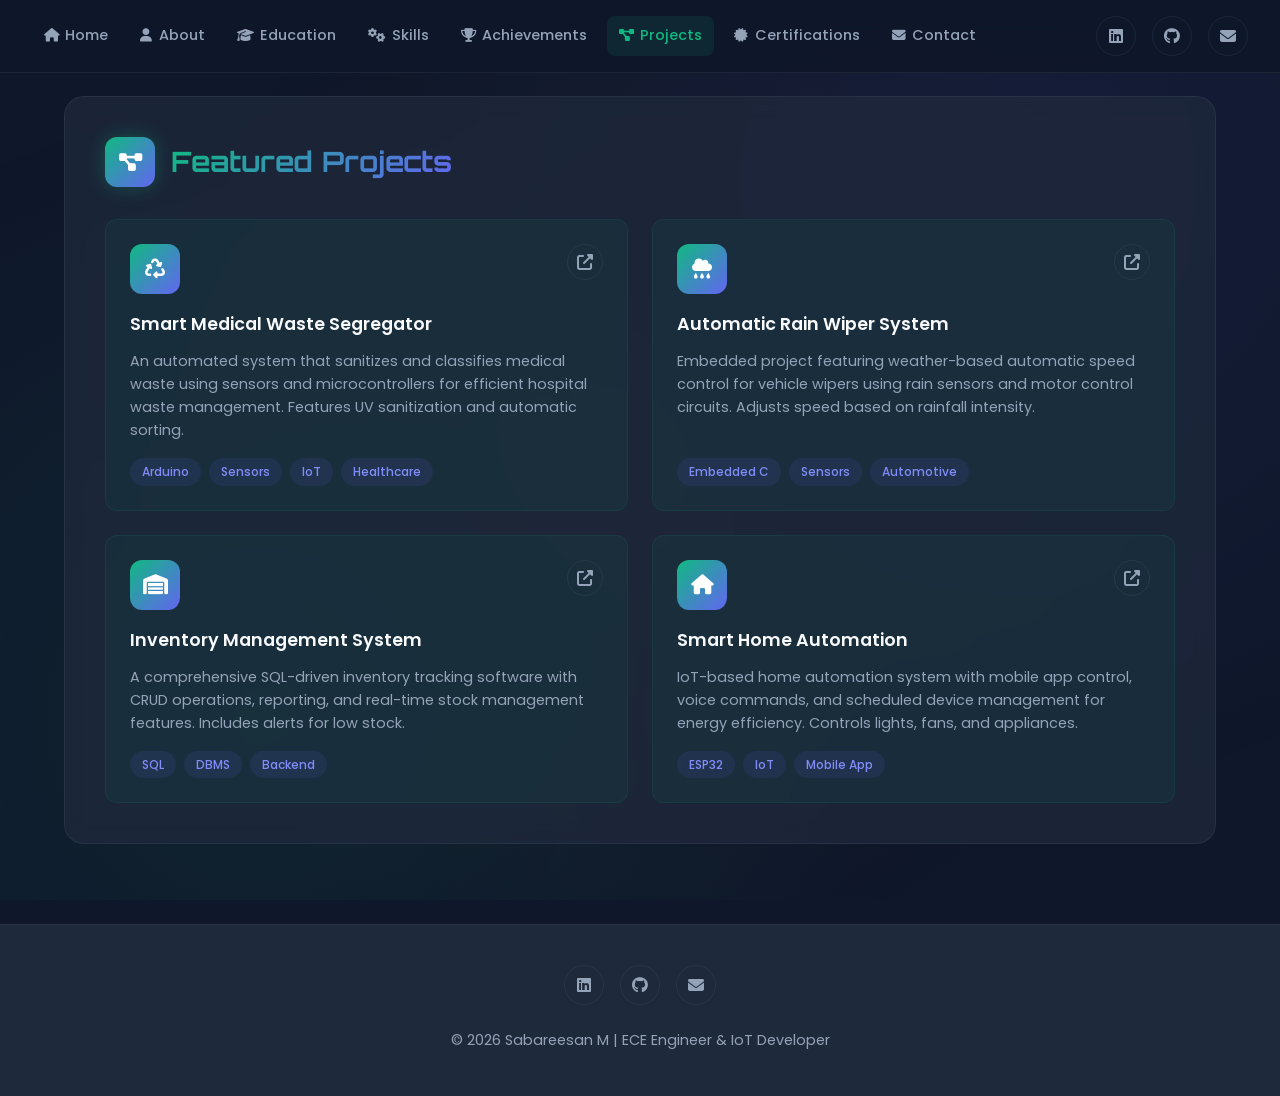
<file: projects.html>
<!DOCTYPE html>
<html lang="en">
  <head>
    <meta charset="UTF-8" />
    <meta name="viewport" content="width=device-width, initial-scale=1.0" />
    <meta name="description" content="Projects - Sabareesan M" />
    <title>Projects | Sabareesan M</title>
    <link rel="stylesheet" href="style.css" />
    <link rel="preconnect" href="https://fonts.googleapis.com" />
    <link rel="preconnect" href="https://fonts.gstatic.com" crossorigin />
    <link href="https://fonts.googleapis.com/css2?family=Orbitron:wght@400;500;600;700;800;900&family=Poppins:wght@300;400;500;600;700&family=Fira+Code:wght@400;500&display=swap" rel="stylesheet" />
    <link rel="icon" href="assets/icons/chip.svg" />
    <link rel="stylesheet" href="https://cdnjs.cloudflare.com/ajax/libs/font-awesome/6.5.1/css/all.min.css" crossorigin="anonymous" />
  </head>
  <body>
    <div class="parallax-bg" id="parallax-bg"></div>
    <div id="scroll-progress"></div>
    
    <nav class="navbar" id="navbar">
      <ul class="nav-links" id="navLinks">
        <li><a href="index.html"><i class="fas fa-home"></i> <span>Home</span></a></li>
        <li><a href="about.html"><i class="fas fa-user"></i> <span>About</span></a></li>
        <li><a href="education.html"><i class="fas fa-graduation-cap"></i> <span>Education</span></a></li>
        <li><a href="skills.html"><i class="fas fa-cogs"></i> <span>Skills</span></a></li>
        <li><a href="achievements.html"><i class="fas fa-trophy"></i> <span>Achievements</span></a></li>
        <li><a href="projects.html" class="active"><i class="fas fa-project-diagram"></i> <span>Projects</span></a></li>
        <li><a href="certifications.html"><i class="fas fa-certificate"></i> <span>Certifications</span></a></li>
        <li><a href="contact.html"><i class="fas fa-envelope"></i> <span>Contact</span></a></li>
      </ul>
      <div class="nav-icons">
        <a href="https://linkedin.com/in/sabaree-san-504a95327" target="_blank" title="LinkedIn">
          <i class="fab fa-linkedin"></i>
        </a>
        <a href="https://github.com/sabaree123" target="_blank" title="GitHub">
          <i class="fab fa-github"></i>
        </a>
        <a href="mailto:sabareesanmaruthamuthu@gmail.com" title="Gmail">
          <i class="fas fa-envelope"></i>
        </a>
      </div>
      <div class="nav-toggle" id="navToggle"><i class="fas fa-bars"></i></div>
    </nav>

    <main>
      <section class="dashboard-card page-section visible">
        <div class="section-header">
          <span class="section-icon"><i class="fas fa-project-diagram"></i></span>
          <h2>Featured Projects</h2>
        </div>
        <div class="projects-grid">
          <div class="project-card">
            <div class="project-header">
              <div class="project-icon"><i class="fas fa-recycle"></i></div>
              <div class="project-links">
                <a href="https://github.com/sabaree123" target="_blank" title="View Project"><i class="fas fa-external-link-alt"></i></a>
              </div>
            </div>
            <h3>Smart Medical Waste Segregator</h3>
            <p>An automated system that sanitizes and classifies medical waste using sensors and microcontrollers for efficient hospital waste management. Features UV sanitization and automatic sorting.</p>
            <div class="project-tags">
              <span>Arduino</span>
              <span>Sensors</span>
              <span>IoT</span>
              <span>Healthcare</span>
            </div>
          </div>
          <div class="project-card">
            <div class="project-header">
              <div class="project-icon"><i class="fas fa-cloud-rain"></i></div>
              <div class="project-links">
                <a href="https://github.com/sabaree123" target="_blank" title="View Project"><i class="fas fa-external-link-alt"></i></a>
              </div>
            </div>
            <h3>Automatic Rain Wiper System</h3>
            <p>Embedded project featuring weather-based automatic speed control for vehicle wipers using rain sensors and motor control circuits. Adjusts speed based on rainfall intensity.</p>
            <div class="project-tags">
              <span>Embedded C</span>
              <span>Sensors</span>
              <span>Automotive</span>
            </div>
          </div>
          <div class="project-card">
            <div class="project-header">
              <div class="project-icon"><i class="fas fa-warehouse"></i></div>
              <div class="project-links">
                <a href="https://github.com/sabaree123" target="_blank" title="View Project"><i class="fas fa-external-link-alt"></i></a>
              </div>
            </div>
            <h3>Inventory Management System</h3>
            <p>A comprehensive SQL-driven inventory tracking software with CRUD operations, reporting, and real-time stock management features. Includes alerts for low stock.</p>
            <div class="project-tags">
              <span>SQL</span>
              <span>DBMS</span>
              <span>Backend</span>
            </div>
          </div>
          <div class="project-card">
            <div class="project-header">
              <div class="project-icon"><i class="fas fa-home"></i></div>
              <div class="project-links">
                <a href="https://github.com/sabaree123" target="_blank" title="View Project"><i class="fas fa-external-link-alt"></i></a>
              </div>
            </div>
            <h3>Smart Home Automation</h3>
            <p>IoT-based home automation system with mobile app control, voice commands, and scheduled device management for energy efficiency. Controls lights, fans, and appliances.</p>
            <div class="project-tags">
              <span>ESP32</span>
              <span>IoT</span>
              <span>Mobile App</span>
            </div>
          </div>
        </div>
      </section>
    </main>

    <!-- Next Page Navigation -->
    <div class="next-page-nav">
      <a href="certifications.html" class="next-page-btn">
        <div class="page-label">
          <span class="next-text">Next</span>
          <span class="page-name">Certifications</span>
        </div>
        <i class="fas fa-arrow-right"></i>
      </a>
    </div>

    <!-- Back to Top -->
    <button class="back-to-top" title="Back to Top">
      <i class="fas fa-chevron-up"></i>
    </button>

    <footer class="footer">
      <div class="footer-content">
        <div class="footer-social">
          <a href="https://linkedin.com/in/sabaree-san-504a95327" target="_blank" title="LinkedIn">
            <i class="fab fa-linkedin"></i>
          </a>
          <a href="https://github.com/sabaree123" target="_blank" title="GitHub">
            <i class="fab fa-github"></i>
          </a>
          <a href="mailto:sabareesanmaruthamuthu@gmail.com" title="Email">
            <i class="fas fa-envelope"></i>
          </a>
        </div>
        <div class="footer-text">
          <p>&copy; 2026 Sabareesan M | ECE Engineer & IoT Developer</p>
        </div>
      </div>
    </footer>

    <script src="script.js"></script>
  </body>
</html>
</file>
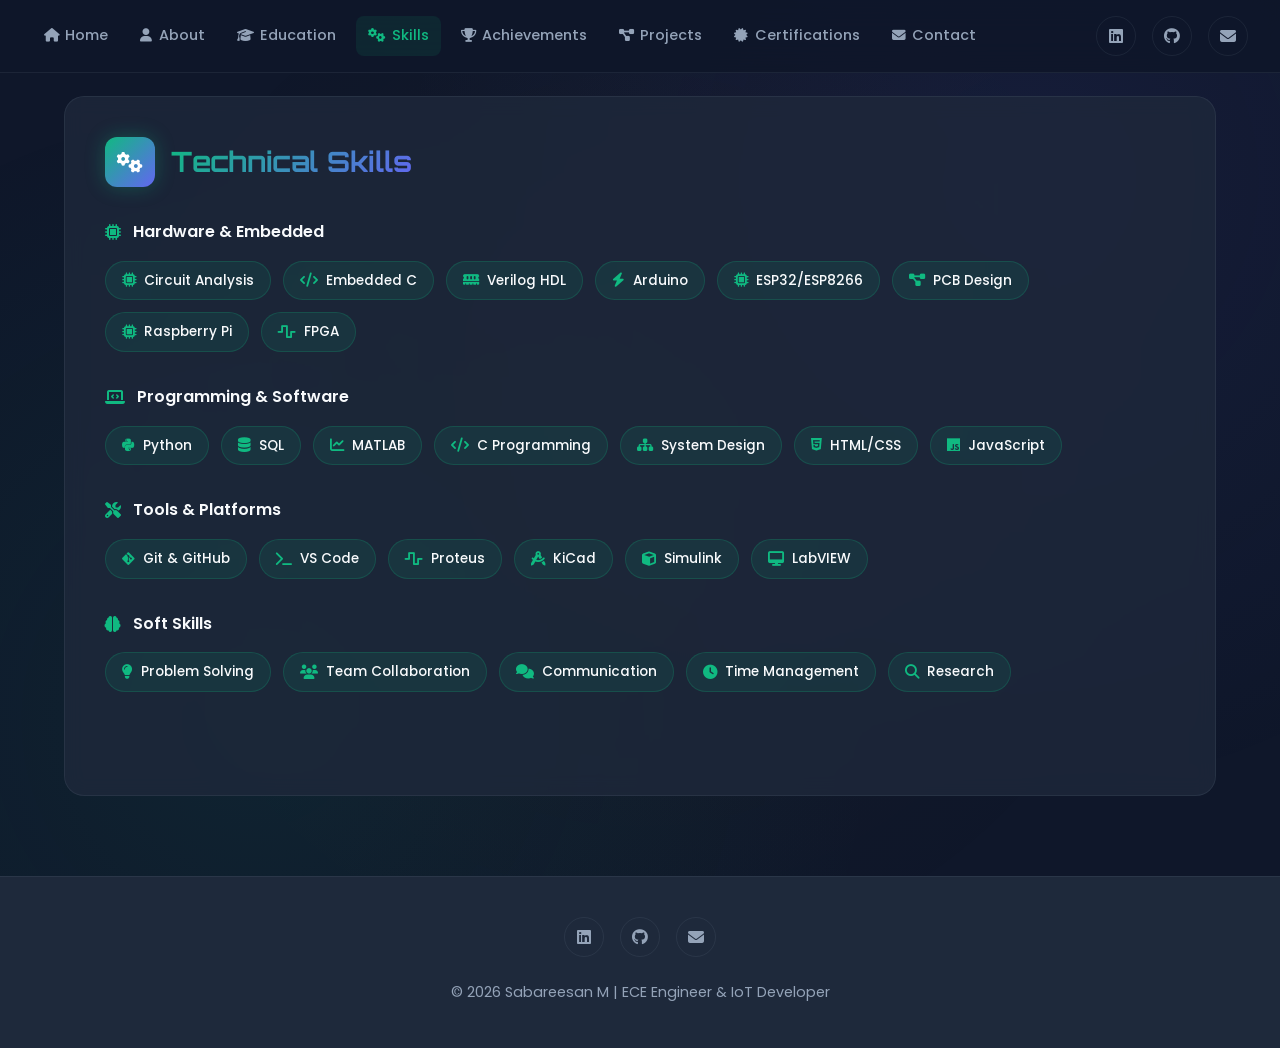
<file: skills.html>
<!DOCTYPE html>
<html lang="en">
  <head>
    <meta charset="UTF-8" />
    <meta name="viewport" content="width=device-width, initial-scale=1.0" />
    <meta name="description" content="Skills - Sabareesan M" />
    <title>Skills | Sabareesan M</title>
    <link rel="stylesheet" href="style.css" />
    <link rel="preconnect" href="https://fonts.googleapis.com" />
    <link rel="preconnect" href="https://fonts.gstatic.com" crossorigin />
    <link href="https://fonts.googleapis.com/css2?family=Orbitron:wght@400;500;600;700;800;900&family=Poppins:wght@300;400;500;600;700&family=Fira+Code:wght@400;500&display=swap" rel="stylesheet" />
    <link rel="icon" href="assets/icons/chip.svg" />
    <link rel="stylesheet" href="https://cdnjs.cloudflare.com/ajax/libs/font-awesome/6.5.1/css/all.min.css" crossorigin="anonymous" />
  </head>
  <body>
    <div class="parallax-bg" id="parallax-bg"></div>
    <div id="scroll-progress"></div>
    
    <nav class="navbar" id="navbar">
      <ul class="nav-links" id="navLinks">
        <li><a href="index.html"><i class="fas fa-home"></i> <span>Home</span></a></li>
        <li><a href="about.html"><i class="fas fa-user"></i> <span>About</span></a></li>
        <li><a href="education.html"><i class="fas fa-graduation-cap"></i> <span>Education</span></a></li>
        <li><a href="skills.html" class="active"><i class="fas fa-cogs"></i> <span>Skills</span></a></li>
        <li><a href="achievements.html"><i class="fas fa-trophy"></i> <span>Achievements</span></a></li>
        <li><a href="projects.html"><i class="fas fa-project-diagram"></i> <span>Projects</span></a></li>
        <li><a href="certifications.html"><i class="fas fa-certificate"></i> <span>Certifications</span></a></li>
        <li><a href="contact.html"><i class="fas fa-envelope"></i> <span>Contact</span></a></li>
      </ul>
      <div class="nav-icons">
        <a href="https://linkedin.com/in/sabaree-san-504a95327" target="_blank" title="LinkedIn">
          <i class="fab fa-linkedin"></i>
        </a>
        <a href="https://github.com/sabaree123" target="_blank" title="GitHub">
          <i class="fab fa-github"></i>
        </a>
        <a href="mailto:sabareesanmaruthamuthu@gmail.com" title="Gmail">
          <i class="fas fa-envelope"></i>
        </a>
      </div>
      <div class="nav-toggle" id="navToggle"><i class="fas fa-bars"></i></div>
    </nav>

    <main>
      <section class="dashboard-card page-section visible">
        <div class="section-header">
          <span class="section-icon"><i class="fas fa-cogs"></i></span>
          <h2>Technical Skills</h2>
        </div>
        <div class="skills-container">
          <div class="skill-category">
            <h3><i class="fas fa-microchip"></i> Hardware & Embedded</h3>
            <div class="skills-chips">
              <span class="skill-chip"><i class="fas fa-microchip"></i> Circuit Analysis</span>
              <span class="skill-chip"><i class="fas fa-code"></i> Embedded C</span>
              <span class="skill-chip"><i class="fas fa-memory"></i> Verilog HDL</span>
              <span class="skill-chip"><i class="fas fa-bolt"></i> Arduino</span>
              <span class="skill-chip"><i class="fas fa-microchip"></i> ESP32/ESP8266</span>
              <span class="skill-chip"><i class="fas fa-project-diagram"></i> PCB Design</span>
              <span class="skill-chip"><i class="fas fa-microchip"></i> Raspberry Pi</span>
              <span class="skill-chip"><i class="fas fa-wave-square"></i> FPGA</span>
            </div>
          </div>
          <div class="skill-category">
            <h3><i class="fas fa-laptop-code"></i> Programming & Software</h3>
            <div class="skills-chips">
              <span class="skill-chip"><i class="fab fa-python"></i> Python</span>
              <span class="skill-chip"><i class="fas fa-database"></i> SQL</span>
              <span class="skill-chip"><i class="fas fa-chart-line"></i> MATLAB</span>
              <span class="skill-chip"><i class="fas fa-code"></i> C Programming</span>
              <span class="skill-chip"><i class="fas fa-sitemap"></i> System Design</span>
              <span class="skill-chip"><i class="fab fa-html5"></i> HTML/CSS</span>
              <span class="skill-chip"><i class="fab fa-js"></i> JavaScript</span>
            </div>
          </div>
          <div class="skill-category">
            <h3><i class="fas fa-tools"></i> Tools & Platforms</h3>
            <div class="skills-chips">
              <span class="skill-chip"><i class="fab fa-git-alt"></i> Git & GitHub</span>
              <span class="skill-chip"><i class="fas fa-terminal"></i> VS Code</span>
              <span class="skill-chip"><i class="fas fa-wave-square"></i> Proteus</span>
              <span class="skill-chip"><i class="fas fa-drafting-compass"></i> KiCad</span>
              <span class="skill-chip"><i class="fas fa-cube"></i> Simulink</span>
              <span class="skill-chip"><i class="fas fa-desktop"></i> LabVIEW</span>
            </div>
          </div>
          <div class="skill-category">
            <h3><i class="fas fa-brain"></i> Soft Skills</h3>
            <div class="skills-chips">
              <span class="skill-chip"><i class="fas fa-lightbulb"></i> Problem Solving</span>
              <span class="skill-chip"><i class="fas fa-users"></i> Team Collaboration</span>
              <span class="skill-chip"><i class="fas fa-comments"></i> Communication</span>
              <span class="skill-chip"><i class="fas fa-clock"></i> Time Management</span>
              <span class="skill-chip"><i class="fas fa-search"></i> Research</span>
            </div>
          </div>
        </div>
      </section>
    </main>

    <!-- Next Page Navigation -->
    <div class="next-page-nav">
      <a href="achievements.html" class="next-page-btn">
        <div class="page-label">
          <span class="next-text">Next</span>
          <span class="page-name">Achievements</span>
        </div>
        <i class="fas fa-arrow-right"></i>
      </a>
    </div>

    <!-- Back to Top -->
    <button class="back-to-top" title="Back to Top">
      <i class="fas fa-chevron-up"></i>
    </button>

    <footer class="footer">
      <div class="footer-content">
        <div class="footer-social">
          <a href="https://linkedin.com/in/sabaree-san-504a95327" target="_blank" title="LinkedIn">
            <i class="fab fa-linkedin"></i>
          </a>
          <a href="https://github.com/sabaree123" target="_blank" title="GitHub">
            <i class="fab fa-github"></i>
          </a>
          <a href="mailto:sabareesanmaruthamuthu@gmail.com" title="Email">
            <i class="fas fa-envelope"></i>
          </a>
        </div>
        <div class="footer-text">
          <p>&copy; 2026 Sabareesan M | ECE Engineer & IoT Developer</p>
        </div>
      </div>
    </footer>

    <script src="script.js"></script>
  </body>
</html>
</file>
<file: style.css>
/* ============================================
   SABAREESAN M - PORTFOLIO STYLES
   Modern, Attractive & Mobile-First Design
   ============================================ */

/* CSS Variables */
:root {
  --primary: #10b981;
  --primary-light: #34d399;
  --primary-dark: #059669;
  --primary-glow: rgba(16, 185, 129, 0.3);
  --secondary: #6366f1;
  --secondary-light: #818cf8;
  --accent: #f59e0b;
  --dark: #0f172a;
  --dark-lighter: #1e293b;
  --text-primary: #f8fafc;
  --text-secondary: #94a3b8;
  --text-dark: #1e293b;
  --card-bg: rgba(30, 41, 59, 0.8);
  --card-border: rgba(148, 163, 184, 0.1);
  --gradient-primary: linear-gradient(135deg, #10b981 0%, #6366f1 100%);
  --gradient-secondary: linear-gradient(135deg, #1e293b 0%, #0f172a 100%);
  --gradient-hero: linear-gradient(135deg, rgba(16, 185, 129, 0.1) 0%, rgba(99, 102, 241, 0.1) 100%);
  --shadow-sm: 0 1px 2px rgba(0, 0, 0, 0.05);
  --shadow-md: 0 4px 6px -1px rgba(0, 0, 0, 0.1);
  --shadow-lg: 0 10px 15px -3px rgba(0, 0, 0, 0.1);
  --shadow-xl: 0 20px 25px -5px rgba(0, 0, 0, 0.1);
  --shadow-glow: 0 0 40px rgba(16, 185, 129, 0.3);
  --radius-sm: 8px;
  --radius-md: 12px;
  --radius-lg: 20px;
  --radius-xl: 30px;
  --transition-fast: 0.15s ease;
  --transition-normal: 0.3s ease;
  --transition-slow: 0.5s ease;
}

/* Reset & Base */
*, *::before, *::after {
  margin: 0;
  padding: 0;
  box-sizing: border-box;
}

html {
  scroll-behavior: smooth;
  font-size: 16px;
}

body {
  font-family: 'Poppins', -apple-system, BlinkMacSystemFont, 'Segoe UI', Roboto, sans-serif;
  background: var(--dark);
  color: var(--text-primary);
  line-height: 1.6;
  min-height: 100vh;
  overflow-x: hidden;
}

/* Parallax Background */
.parallax-bg {
  position: fixed;
  top: 0;
  left: 0;
  width: 100%;
  height: 100%;
  z-index: 0;
  pointer-events: none;
  background: 
    radial-gradient(circle at 20% 80%, rgba(16, 185, 129, 0.08) 0%, transparent 50%),
    radial-gradient(circle at 80% 20%, rgba(99, 102, 241, 0.08) 0%, transparent 50%),
    radial-gradient(circle at 50% 50%, rgba(245, 158, 11, 0.03) 0%, transparent 70%);
}

/* Floating Shapes */
.floating-shapes {
  position: fixed;
  top: 0;
  left: 0;
  width: 100%;
  height: 100%;
  pointer-events: none;
  z-index: 0;
  overflow: hidden;
}

.shape {
  position: absolute;
  border-radius: 50%;
  opacity: 0.1;
  animation: float 20s infinite ease-in-out;
}

.shape-1 {
  width: 300px;
  height: 300px;
  background: var(--primary);
  top: 10%;
  left: -150px;
  animation-delay: 0s;
}

.shape-2 {
  width: 200px;
  height: 200px;
  background: var(--secondary);
  top: 50%;
  right: -100px;
  animation-delay: -7s;
}

.shape-3 {
  width: 150px;
  height: 150px;
  background: var(--accent);
  bottom: 10%;
  left: 30%;
  animation-delay: -14s;
}

@keyframes float {
  0%, 100% { transform: translate(0, 0) rotate(0deg); }
  25% { transform: translate(30px, -30px) rotate(90deg); }
  50% { transform: translate(0, -50px) rotate(180deg); }
  75% { transform: translate(-30px, -30px) rotate(270deg); }
}

/* Scroll Progress */
#scroll-progress {
  position: fixed;
  top: 0;
  left: 0;
  height: 3px;
  background: var(--gradient-primary);
  width: 0%;
  z-index: 9999;
  transition: width var(--transition-fast);
  box-shadow: 0 0 10px var(--primary);
}

/* ============================================
   NAVIGATION
   ============================================ */
.navbar {
  position: fixed;
  top: 0;
  left: 0;
  right: 0;
  display: flex;
  align-items: center;
  justify-content: space-between;
  padding: 1rem 2rem;
  background: rgba(15, 23, 42, 0.9);
  backdrop-filter: blur(20px);
  -webkit-backdrop-filter: blur(20px);
  border-bottom: 1px solid var(--card-border);
  z-index: 1000;
  transition: all var(--transition-normal);
}

.navbar.scrolled {
  padding: 0.75rem 2rem;
  background: rgba(15, 23, 42, 0.95);
  box-shadow: var(--shadow-lg);
}

.nav-logo {
  display: flex;
  align-items: center;
  gap: 0.75rem;
  text-decoration: none;
}

.chip-icon {
  width: 36px;
  height: 36px;
  filter: drop-shadow(0 0 8px var(--primary-glow));
  transition: transform var(--transition-normal);
}

.nav-logo:hover .chip-icon {
  transform: rotate(180deg);
}

.logo-text {
  font-family: 'Orbitron', monospace;
  font-size: 1.5rem;
  font-weight: 700;
  background: var(--gradient-primary);
  -webkit-background-clip: text;
  -webkit-text-fill-color: transparent;
  background-clip: text;
}

.nav-links {
  display: flex;
  align-items: center;
  gap: 0.5rem;
  list-style: none;
}

.nav-links li a {
  display: flex;
  align-items: center;
  gap: 0.4rem;
  padding: 0.5rem 0.75rem;
  color: var(--text-secondary);
  text-decoration: none;
  font-weight: 500;
  font-size: 0.9rem;
  border-radius: var(--radius-sm);
  transition: all var(--transition-fast);
}

.nav-links li a i {
  font-size: 0.85rem;
}

.nav-links li a:hover,
.nav-links li a.active {
  color: var(--primary);
  background: rgba(16, 185, 129, 0.1);
}

.nav-icons {
  display: flex;
  align-items: center;
  gap: 1rem;
}

.nav-icons a {
  display: flex;
  align-items: center;
  justify-content: center;
  width: 40px;
  height: 40px;
  color: var(--text-secondary);
  border-radius: 50%;
  border: 1px solid var(--card-border);
  text-decoration: none;
  transition: all var(--transition-normal);
}

.nav-icons a:hover {
  color: var(--primary);
  border-color: var(--primary);
  background: rgba(16, 185, 129, 0.1);
  transform: translateY(-2px);
}

.nav-toggle {
  display: none;
  font-size: 1.5rem;
  color: var(--text-primary);
  cursor: pointer;
  padding: 0.5rem;
  border-radius: var(--radius-sm);
  transition: all var(--transition-fast);
}

.nav-toggle:hover {
  background: rgba(16, 185, 129, 0.1);
  color: var(--primary);
}

/* ============================================
   MAIN CONTENT
   ============================================ */
main {
  position: relative;
  z-index: 1;
  display: flex;
  flex-direction: column;
  align-items: center;
  padding: 6rem 1.5rem 3rem;
  gap: 3rem;
  max-width: 1200px;
  margin: 0 auto;
}

/* Dashboard Cards */
.dashboard-card {
  width: 100%;
  background: var(--card-bg);
  backdrop-filter: blur(10px);
  -webkit-backdrop-filter: blur(10px);
  border: 1px solid var(--card-border);
  border-radius: var(--radius-lg);
  padding: 2.5rem;
  transition: all var(--transition-normal);
  animation: fadeInUp 0.6s ease forwards;
  opacity: 0;
  transform: translateY(30px);
}

.dashboard-card.visible {
  opacity: 1;
  transform: translateY(0);
}

.dashboard-card:not(.hero-section):hover {
  border-color: var(--primary);
  box-shadow: var(--shadow-glow);
  transform: translateY(-5px);
}

/* Section Headers */
.section-header {
  display: flex;
  align-items: center;
  gap: 1rem;
  margin-bottom: 2rem;
}

.section-icon {
  display: flex;
  align-items: center;
  justify-content: center;
  width: 50px;
  height: 50px;
  background: var(--gradient-primary);
  border-radius: var(--radius-md);
  box-shadow: 0 0 20px var(--primary-glow);
}

.section-icon i,
.section-icon .fas,
.section-icon .fab {
  color: #ffffff !important;
  font-size: 1.3rem !important;
  -webkit-text-fill-color: #ffffff !important;
}

.section-header h2 {
  font-family: 'Orbitron', monospace;
  font-size: 1.75rem;
  font-weight: 700;
  background: var(--gradient-primary);
  -webkit-background-clip: text;
  -webkit-text-fill-color: transparent;
  background-clip: text;
}

/* ============================================
   HERO SECTION
   ============================================ */
.hero-section {
  min-height: calc(100vh - 6rem);
  display: flex;
  flex-direction: column;
  justify-content: center;
  align-items: center;
  text-align: center;
  background: var(--gradient-hero);
  border: 1px solid rgba(16, 185, 129, 0.2);
  position: relative;
  overflow: hidden;
  padding: 4rem 2rem;
}

.hero-section::before {
  content: '';
  position: absolute;
  top: -50%;
  left: -50%;
  width: 200%;
  height: 200%;
  background: radial-gradient(circle, rgba(16, 185, 129, 0.1) 0%, transparent 50%);
  animation: pulse 4s ease-in-out infinite;
}

@keyframes pulse {
  0%, 100% { transform: scale(1); opacity: 0.5; }
  50% { transform: scale(1.1); opacity: 0.8; }
}

.hero-content {
  position: relative;
  z-index: 1;
}

.hero-badge {
  display: inline-flex;
  align-items: center;
  gap: 0.5rem;
  background: rgba(16, 185, 129, 0.1);
  border: 1px solid rgba(16, 185, 129, 0.3);
  color: var(--primary);
  padding: 0.5rem 1.25rem;
  border-radius: 50px;
  font-size: 0.9rem;
  font-weight: 500;
  margin-bottom: 1.5rem;
  animation: fadeInDown 0.6s ease 0.2s forwards;
  opacity: 0;
}

.hero-content h1 {
  font-family: 'Orbitron', monospace;
  font-size: clamp(2.5rem, 8vw, 4rem);
  font-weight: 900;
  margin-bottom: 0.5rem;
  background: var(--gradient-primary);
  -webkit-background-clip: text;
  -webkit-text-fill-color: transparent;
  background-clip: text;
  text-shadow: 0 0 60px var(--primary-glow);
  animation: fadeInUp 0.6s ease 0.3s forwards;
  opacity: 0;
}

.hero-title {
  font-size: clamp(1rem, 3vw, 1.5rem);
  color: var(--text-secondary);
  font-weight: 400;
  margin-bottom: 0.75rem;
  animation: fadeInUp 0.6s ease 0.4s forwards;
  opacity: 0;
}

.hero-location {
  display: inline-flex;
  align-items: center;
  gap: 0.5rem;
  color: var(--text-secondary);
  font-size: 0.95rem;
  margin-bottom: 1.5rem;
  animation: fadeInUp 0.6s ease 0.5s forwards;
  opacity: 0;
}

.hero-location i {
  color: var(--primary);
}

/* Hero Social */
.hero-social {
  display: flex;
  justify-content: center;
  gap: 1rem;
  margin-bottom: 1.5rem;
  animation: fadeInUp 0.6s ease 0.6s forwards;
  opacity: 0;
}

.social-btn {
  display: flex;
  align-items: center;
  justify-content: center;
  width: 50px;
  height: 50px;
  border-radius: 50%;
  font-size: 1.25rem;
  color: #fff;
  text-decoration: none;
  transition: all var(--transition-normal);
  position: relative;
  overflow: hidden;
}

.social-btn::before {
  content: '';
  position: absolute;
  inset: 0;
  background: rgba(255, 255, 255, 0.1);
  transform: scale(0);
  border-radius: 50%;
  transition: transform var(--transition-normal);
}

.social-btn:hover::before {
  transform: scale(1);
}

.social-btn:hover {
  transform: translateY(-5px) scale(1.1);
  box-shadow: 0 10px 30px rgba(0, 0, 0, 0.3);
}

.social-btn.linkedin { background: linear-gradient(135deg, #0077b5, #00a0dc); }
.social-btn.github { background: linear-gradient(135deg, #333, #6e5494); }
.social-btn.email { background: linear-gradient(135deg, #ea4335, #fbbc04); }
.social-btn.phone { background: linear-gradient(135deg, #25d366, #128c7e); }

.animated-subtitle {
  font-size: 1.1rem;
  color: var(--primary);
  margin-bottom: 2rem;
  min-height: 1.5em;
  font-family: 'Fira Code', monospace;
}

/* Hero Stats */
.hero-stats {
  display: flex;
  justify-content: center;
  gap: 2rem;
  margin-bottom: 2rem;
  animation: fadeInUp 0.6s ease 0.7s forwards;
  opacity: 0;
  flex-wrap: wrap;
}

.stat {
  display: flex;
  flex-direction: column;
  align-items: center;
  background: rgba(16, 185, 129, 0.1);
  border: 1px solid rgba(16, 185, 129, 0.2);
  border-radius: var(--radius-md);
  padding: 1rem 1.5rem;
  min-width: 100px;
  transition: all var(--transition-normal);
}

.stat:hover {
  background: rgba(16, 185, 129, 0.15);
  transform: translateY(-3px);
  box-shadow: 0 10px 30px rgba(16, 185, 129, 0.2);
}

.stat span:first-child {
  font-family: 'Orbitron', monospace;
  font-size: 2.5rem;
  font-weight: 700;
  color: var(--primary);
  line-height: 1;
}

.stat span:last-child {
  font-size: 0.85rem;
  color: var(--text-secondary);
  margin-top: 0.25rem;
}

/* Hero Buttons */
.hero-buttons {
  display: flex;
  gap: 1rem;
  justify-content: center;
  flex-wrap: wrap;
  animation: fadeInUp 0.6s ease 0.8s forwards;
  opacity: 0;
}

.resume-btn {
  display: inline-flex;
  align-items: center;
  gap: 0.5rem;
  padding: 0.875rem 1.75rem;
  border-radius: 50px;
  font-family: 'Poppins', sans-serif;
  font-weight: 600;
  font-size: 0.95rem;
  text-decoration: none;
  transition: all var(--transition-normal);
  cursor: pointer;
}

.resume-btn.primary {
  background: var(--gradient-primary);
  color: #fff;
  box-shadow: 0 4px 20px rgba(16, 185, 129, 0.4);
}

.resume-btn.primary:hover {
  transform: translateY(-3px);
  box-shadow: 0 8px 30px rgba(16, 185, 129, 0.5);
}

.resume-btn.secondary {
  background: transparent;
  color: var(--primary);
  border: 2px solid var(--primary);
}

.resume-btn.secondary:hover {
  background: rgba(16, 185, 129, 0.1);
  transform: translateY(-3px);
}

/* Scroll Indicator */
.scroll-indicator {
  position: absolute;
  bottom: 1rem;
  left: 50%;
  transform: translateX(-50%);
  display: flex;
  flex-direction: column;
  align-items: center;
  gap: 0.5rem;
  opacity: 0;
  animation: fadeInUp 1s ease 1.5s forwards, floatUpDown 2s ease-in-out 2.5s infinite;
}

.mouse {
  width: 24px;
  height: 38px;
  border: 2px solid var(--primary);
  border-radius: 15px;
  position: relative;
  box-shadow: 0 0 10px var(--primary-glow);
}

.wheel {
  width: 3px;
  height: 7px;
  background: var(--primary);
  border-radius: 2px;
  position: absolute;
  top: 6px;
  left: 50%;
  transform: translateX(-50%);
  animation: scrollWheel 1.5s infinite;
}

@keyframes scrollWheel {
  0% { opacity: 1; transform: translateX(-50%) translateY(0); }
  100% { opacity: 0; transform: translateX(-50%) translateY(15px); }
}

@keyframes floatUpDown {
  0%, 100% { transform: translateX(-50%) translateY(0); }
  50% { transform: translateX(-50%) translateY(-8px); }
}

.scroll-indicator span {
  font-size: 0.7rem;
  color: var(--text-secondary);
  text-transform: uppercase;
  letter-spacing: 2px;
  opacity: 0.7;
}

/* ============================================
   ABOUT SECTION
   ============================================ */
.about-content {
  max-width: 800px;
}

.about-text .lead {
  font-size: 1.15rem;
  color: var(--text-primary);
  margin-bottom: 1rem;
  line-height: 1.8;
}

.about-text p {
  color: var(--text-secondary);
  margin-bottom: 1.5rem;
  line-height: 1.8;
}

.about-text strong {
  color: var(--primary);
}

.about-highlights {
  display: grid;
  grid-template-columns: repeat(auto-fit, minmax(140px, 1fr));
  gap: 1rem;
  margin-top: 2rem;
}

.highlight-item {
  display: flex;
  flex-direction: column;
  align-items: center;
  gap: 0.5rem;
  padding: 1.25rem;
  background: rgba(16, 185, 129, 0.05);
  border: 1px solid rgba(16, 185, 129, 0.1);
  border-radius: var(--radius-md);
  transition: all var(--transition-normal);
}

.highlight-item:hover {
  background: rgba(16, 185, 129, 0.1);
  border-color: var(--primary);
  transform: translateY(-3px);
}

.highlight-item i {
  font-size: 1.5rem;
  color: var(--primary);
}

.highlight-item span {
  font-size: 0.9rem;
  font-weight: 500;
  color: var(--text-secondary);
}

/* ============================================
   EDUCATION SECTION - TIMELINE
   ============================================ */
.timeline {
  position: relative;
  padding-left: 2rem;
}

.timeline::before {
  content: '';
  position: absolute;
  left: 0;
  top: 0;
  bottom: 0;
  width: 2px;
  background: linear-gradient(to bottom, var(--primary), var(--secondary));
}

.timeline-item {
  position: relative;
  padding-bottom: 2rem;
  padding-left: 2rem;
}

.timeline-item:last-child {
  padding-bottom: 0;
}

.timeline-icon {
  position: absolute;
  left: -2.5rem;
  width: 40px;
  height: 40px;
  background: var(--dark);
  border: 2px solid var(--primary);
  border-radius: 50%;
  display: flex;
  align-items: center;
  justify-content: center;
  color: var(--primary);
  box-shadow: 0 0 20px var(--primary-glow);
}

.timeline-content {
  background: rgba(16, 185, 129, 0.05);
  border: 1px solid rgba(16, 185, 129, 0.1);
  border-radius: var(--radius-md);
  padding: 1.5rem;
  transition: all var(--transition-normal);
}

.timeline-content:hover {
  background: rgba(16, 185, 129, 0.1);
  border-color: var(--primary);
}

.timeline-content h3 {
  font-size: 1.1rem;
  font-weight: 600;
  color: var(--text-primary);
  margin-bottom: 0.25rem;
}

.timeline-content h4 {
  font-size: 0.95rem;
  color: var(--primary);
  font-weight: 500;
  margin-bottom: 0.5rem;
}

.timeline-date {
  display: inline-flex;
  align-items: center;
  gap: 0.5rem;
  font-size: 0.85rem;
  color: var(--text-secondary);
  background: rgba(99, 102, 241, 0.1);
  padding: 0.25rem 0.75rem;
  border-radius: 50px;
  margin-bottom: 0.75rem;
}

.timeline-content p {
  font-size: 0.9rem;
  color: var(--text-secondary);
  line-height: 1.6;
}

/* ============================================
   SKILLS SECTION
   ============================================ */
.skills-container {
  display: flex;
  flex-direction: column;
  gap: 2rem;
}

.skill-category h3 {
  display: flex;
  align-items: center;
  gap: 0.75rem;
  font-size: 1rem;
  font-weight: 600;
  color: var(--text-primary);
  margin-bottom: 1rem;
}

.skill-category h3 i {
  color: var(--primary);
}

.skills-chips {
  display: flex;
  flex-wrap: wrap;
  gap: 0.75rem;
}

.skill-chip {
  display: inline-flex;
  align-items: center;
  gap: 0.5rem;
  background: rgba(16, 185, 129, 0.1);
  border: 1px solid rgba(16, 185, 129, 0.2);
  color: var(--text-primary);
  padding: 0.5rem 1rem;
  border-radius: 50px;
  font-size: 0.85rem;
  font-weight: 500;
  transition: all var(--transition-normal);
}

.skill-chip:hover {
  background: rgba(16, 185, 129, 0.2);
  border-color: var(--primary);
  transform: translateY(-2px);
  box-shadow: 0 5px 15px rgba(16, 185, 129, 0.2);
}

.skill-chip i {
  color: var(--primary);
  font-size: 0.9rem;
}

/* ============================================
   ACHIEVEMENTS SECTION
   ============================================ */
.achievements-grid {
  display: grid;
  grid-template-columns: repeat(auto-fit, minmax(280px, 1fr));
  gap: 1.5rem;
}

.achievement-card {
  display: flex;
  gap: 1rem;
  background: rgba(16, 185, 129, 0.05);
  border: 1px solid rgba(16, 185, 129, 0.1);
  border-radius: var(--radius-md);
  padding: 1.5rem;
  transition: all var(--transition-normal);
}

.achievement-card:hover {
  background: rgba(16, 185, 129, 0.1);
  border-color: var(--primary);
  transform: translateY(-3px);
}

.achievement-icon {
  display: flex;
  align-items: center;
  justify-content: center;
  width: 50px;
  height: 50px;
  border-radius: var(--radius-md);
  font-size: 1.25rem;
  flex-shrink: 0;
}

.achievement-icon.gold {
  background: linear-gradient(135deg, #ffd700, #ffb347);
  color: #000;
}

.achievement-icon.silver {
  background: linear-gradient(135deg, #c0c0c0, #e8e8e8);
  color: #000;
}

.achievement-icon.bronze {
  background: linear-gradient(135deg, #cd7f32, #daa06d);
  color: #000;
}

.achievement-content h3 {
  font-size: 1rem;
  font-weight: 600;
  color: var(--text-primary);
  margin-bottom: 0.25rem;
}

.achievement-content p {
  font-size: 0.9rem;
  color: var(--text-secondary);
  margin-bottom: 0.5rem;
  line-height: 1.5;
}

.achievement-tag {
  display: inline-block;
  background: rgba(99, 102, 241, 0.1);
  color: var(--secondary-light);
  padding: 0.2rem 0.6rem;
  border-radius: 50px;
  font-size: 0.75rem;
  font-weight: 500;
}

/* ============================================
   PROJECTS SECTION
   ============================================ */
.projects-grid {
  display: grid;
  grid-template-columns: repeat(auto-fit, minmax(280px, 1fr));
  gap: 1.5rem;
}

.project-card {
  background: rgba(16, 185, 129, 0.05);
  border: 1px solid rgba(16, 185, 129, 0.1);
  border-radius: var(--radius-md);
  padding: 1.5rem;
  transition: all var(--transition-normal);
  display: flex;
  flex-direction: column;
}

.project-card:hover {
  background: rgba(16, 185, 129, 0.1);
  border-color: var(--primary);
  transform: translateY(-5px);
  box-shadow: 0 10px 40px rgba(16, 185, 129, 0.2);
}

.project-header {
  display: flex;
  justify-content: space-between;
  align-items: flex-start;
  margin-bottom: 1rem;
}

.project-icon {
  display: flex;
  align-items: center;
  justify-content: center;
  width: 50px;
  height: 50px;
  background: var(--gradient-primary);
  border-radius: var(--radius-md);
}

.project-icon i,
.project-icon .fas,
.project-icon .fab {
  color: #ffffff !important;
  font-size: 1.25rem !important;
  -webkit-text-fill-color: #ffffff !important;
}

.project-links a {
  display: flex;
  align-items: center;
  justify-content: center;
  width: 36px;
  height: 36px;
  color: var(--text-secondary);
  border: 1px solid var(--card-border);
  border-radius: 50%;
  text-decoration: none;
  transition: all var(--transition-normal);
}

.project-links a:hover {
  color: var(--primary);
  border-color: var(--primary);
  background: rgba(16, 185, 129, 0.1);
}

.project-card h3 {
  font-size: 1.1rem;
  font-weight: 600;
  color: var(--text-primary);
  margin-bottom: 0.75rem;
}

.project-card p {
  font-size: 0.9rem;
  color: var(--text-secondary);
  line-height: 1.6;
  margin-bottom: 1rem;
  flex-grow: 1;
}

.project-tags {
  display: flex;
  flex-wrap: wrap;
  gap: 0.5rem;
}

.project-tags span {
  background: rgba(99, 102, 241, 0.1);
  color: var(--secondary-light);
  padding: 0.25rem 0.75rem;
  border-radius: 50px;
  font-size: 0.75rem;
  font-weight: 500;
}

/* ============================================
   CERTIFICATIONS SECTION
   ============================================ */
.certifications-grid {
  display: flex;
  flex-direction: column;
  gap: 1rem;
}

.certification-card {
  display: flex;
  align-items: center;
  gap: 1rem;
  background: rgba(16, 185, 129, 0.05);
  border: 1px solid rgba(16, 185, 129, 0.1);
  border-radius: var(--radius-md);
  padding: 1.25rem;
  transition: all var(--transition-normal);
}

.certification-card:hover {
  background: rgba(16, 185, 129, 0.1);
  border-color: var(--primary);
  transform: translateX(5px);
}

.cert-icon {
  display: flex;
  align-items: center;
  justify-content: center;
  width: 50px;
  height: 50px;
  background: var(--gradient-primary);
  border-radius: var(--radius-md);
  flex-shrink: 0;
}

.cert-icon i,
.cert-icon .fas,
.cert-icon .fab {
  color: #ffffff !important;
  font-size: 1.25rem !important;
  -webkit-text-fill-color: #ffffff !important;
}

.cert-content {
  flex-grow: 1;
}

.cert-content h3 {
  font-size: 1rem;
  font-weight: 600;
  color: var(--text-primary);
  margin-bottom: 0.2rem;
}

.cert-content p {
  font-size: 0.9rem;
  color: var(--primary);
  margin-bottom: 0.25rem;
}

.cert-date {
  font-size: 0.8rem;
  color: var(--text-secondary);
}

.cert-badge {
  font-size: 1.5rem;
  color: var(--primary);
}

/* ============================================
   INTERESTS SECTION
   ============================================ */
.interests-container {
  display: grid;
  grid-template-columns: repeat(auto-fit, minmax(140px, 1fr));
  gap: 1rem;
}

.interest-item {
  display: flex;
  flex-direction: column;
  align-items: center;
  gap: 0.75rem;
  background: rgba(16, 185, 129, 0.05);
  border: 1px solid rgba(16, 185, 129, 0.1);
  border-radius: var(--radius-md);
  padding: 1.5rem 1rem;
  transition: all var(--transition-normal);
}

.interest-item:hover {
  background: rgba(16, 185, 129, 0.1);
  border-color: var(--primary);
  transform: translateY(-5px);
  box-shadow: 0 10px 30px rgba(16, 185, 129, 0.2);
}

.interest-icon {
  display: flex;
  align-items: center;
  justify-content: center;
  width: 50px;
  height: 50px;
  background: var(--gradient-primary);
  border-radius: 50%;
}

.interest-icon i,
.interest-icon .fas,
.interest-icon .fab,
.interest-icon .far {
  color: #ffffff !important;
  font-size: 1.25rem !important;
  -webkit-text-fill-color: #ffffff !important;
}

.interest-item span {
  font-size: 0.9rem;
  font-weight: 500;
  color: var(--text-secondary);
  text-align: center;
}

/* ============================================
   CONTACT SECTION
   ============================================ */
.contact-intro {
  text-align: center;
  color: var(--text-secondary);
  margin-bottom: 2rem;
  font-size: 1.05rem;
}

.contact-cards {
  display: grid;
  grid-template-columns: repeat(auto-fit, minmax(250px, 1fr));
  gap: 1rem;
  margin-bottom: 2rem;
}

.contact-card {
  display: flex;
  align-items: center;
  gap: 1rem;
  background: rgba(16, 185, 129, 0.05);
  border: 1px solid rgba(16, 185, 129, 0.1);
  border-radius: var(--radius-md);
  padding: 1.25rem;
  text-decoration: none;
  transition: all var(--transition-normal);
  color: var(--text-primary);
}

.contact-card:hover {
  background: rgba(16, 185, 129, 0.1);
  border-color: var(--primary);
  transform: translateX(5px);
}

.contact-card-icon {
  display: flex;
  align-items: center;
  justify-content: center;
  width: 50px;
  height: 50px;
  border-radius: var(--radius-md);
  font-size: 1.25rem;
  color: #fff;
  flex-shrink: 0;
}

.contact-card.linkedin .contact-card-icon { background: linear-gradient(135deg, #0077b5, #00a0dc); }
.contact-card.github .contact-card-icon { background: linear-gradient(135deg, #333, #6e5494); }
.contact-card.email .contact-card-icon { background: linear-gradient(135deg, #ea4335, #fbbc04); }
.contact-card.phone .contact-card-icon { background: linear-gradient(135deg, #25d366, #128c7e); }

.contact-card-info {
  flex-grow: 1;
}

.contact-card-info h3 {
  font-size: 1rem;
  font-weight: 600;
  margin-bottom: 0.2rem;
}

.contact-card-info p {
  font-size: 0.85rem;
  color: var(--text-secondary);
}

.contact-card > i:last-child {
  color: var(--primary);
  transition: transform var(--transition-normal);
}

.contact-card:hover > i:last-child {
  transform: translateX(5px);
}

.contact-location {
  display: flex;
  align-items: center;
  justify-content: center;
  gap: 0.5rem;
  color: var(--text-secondary);
  font-size: 0.95rem;
}

.contact-location i {
  color: var(--primary);
}

/* ============================================
   QUICK NAVIGATION CARDS (Home Page)
   ============================================ */
.quick-nav-grid {
  display: grid;
  grid-template-columns: repeat(auto-fit, minmax(250px, 1fr));
  gap: 1.5rem;
}

.quick-nav-card {
  display: flex;
  flex-direction: column;
  align-items: center;
  text-align: center;
  background: rgba(16, 185, 129, 0.05);
  border: 1px solid rgba(16, 185, 129, 0.1);
  border-radius: var(--radius-md);
  padding: 2rem 1.5rem;
  text-decoration: none;
  transition: all var(--transition-normal);
}

.quick-nav-card:hover {
  background: rgba(16, 185, 129, 0.1);
  border-color: var(--primary);
  transform: translateY(-8px);
  box-shadow: 0 15px 40px rgba(16, 185, 129, 0.25);
}

.quick-nav-icon {
  display: flex;
  align-items: center;
  justify-content: center;
  width: 70px;
  height: 70px;
  background: var(--gradient-primary);
  border-radius: 50%;
  margin-bottom: 1rem;
  transition: transform var(--transition-normal);
}

.quick-nav-card:hover .quick-nav-icon {
  transform: scale(1.1) rotate(5deg);
}

.quick-nav-icon i {
  color: #ffffff !important;
  font-size: 1.75rem !important;
  -webkit-text-fill-color: #ffffff !important;
}

.quick-nav-card h3 {
  font-family: 'Orbitron', monospace;
  font-size: 1.1rem;
  color: var(--text-primary);
  margin-bottom: 0.5rem;
}

.quick-nav-card p {
  font-size: 0.9rem;
  color: var(--text-secondary);
  line-height: 1.5;
}

/* Page Section Styles */
.page-section {
  min-height: calc(100vh - 200px);
}

/* Timeline Highlights */
.timeline-highlights {
  display: flex;
  flex-wrap: wrap;
  gap: 0.5rem;
  margin-top: 1rem;
}

.timeline-highlights span {
  display: inline-flex;
  align-items: center;
  gap: 0.3rem;
  background: rgba(16, 185, 129, 0.1);
  color: var(--primary);
  padding: 0.25rem 0.75rem;
  border-radius: 50px;
  font-size: 0.8rem;
}

.timeline-highlights span i {
  font-size: 0.7rem;
}

/* ============================================
   FOOTER
   ============================================ */
.footer {
  position: relative;
  z-index: 1;
  background: var(--dark-lighter);
  border-top: 1px solid var(--card-border);
  padding: 2.5rem 1.5rem;
  margin-top: 2rem;
}

.footer-content {
  max-width: 1200px;
  margin: 0 auto;
  display: flex;
  flex-direction: column;
  align-items: center;
  gap: 1.5rem;
  text-align: center;
}

.footer-logo {
  display: flex;
  align-items: center;
  gap: 0.75rem;
}

.footer-chip {
  width: 30px;
  height: 30px;
}

.footer-logo span {
  font-family: 'Orbitron', monospace;
  font-size: 1.25rem;
  font-weight: 700;
  color: var(--primary);
}

.footer-social {
  display: flex;
  gap: 1rem;
}

.footer-social a {
  display: flex;
  align-items: center;
  justify-content: center;
  width: 40px;
  height: 40px;
  color: var(--text-secondary);
  border: 1px solid var(--card-border);
  border-radius: 50%;
  text-decoration: none;
  transition: all var(--transition-normal);
}

.footer-social a:hover {
  color: var(--primary);
  border-color: var(--primary);
  background: rgba(16, 185, 129, 0.1);
  transform: translateY(-3px);
}

.footer-text p {
  color: var(--text-secondary);
  font-size: 0.9rem;
  margin-bottom: 0.25rem;
}

.footer-text i {
  color: #ef4444;
}

/* ============================================
   ANIMATIONS
   ============================================ */
@keyframes fadeInUp {
  from {
    opacity: 0;
    transform: translateY(30px);
  }
  to {
    opacity: 1;
    transform: translateY(0);
  }
}

@keyframes fadeInDown {
  from {
    opacity: 0;
    transform: translateY(-20px);
  }
  to {
    opacity: 1;
    transform: translateY(0);
  }
}

.fade-in {
  opacity: 0;
  transform: translateY(30px);
}

.fade-in.visible {
  animation: fadeInUp 0.6s ease forwards;
}

/* ============================================
   RESPONSIVE DESIGN
   ============================================ */

/* Large Desktop */
@media (min-width: 1400px) {
  main {
    max-width: 1400px;
  }
  
  .dashboard-card {
    padding: 3rem;
  }
  
  .hero-content h1 {
    font-size: 4.5rem;
  }
  
  .projects-grid,
  .achievements-grid {
    grid-template-columns: repeat(3, 1fr);
  }
  
  .interests-container {
    grid-template-columns: repeat(4, 1fr);
  }
  
  .contact-cards {
    grid-template-columns: repeat(4, 1fr);
  }
}

/* Desktop */
@media (min-width: 1200px) and (max-width: 1399px) {
  .projects-grid {
    grid-template-columns: repeat(2, 1fr);
  }
  
  .achievements-grid {
    grid-template-columns: repeat(3, 1fr);
  }
  
  .contact-cards {
    grid-template-columns: repeat(2, 1fr);
  }
}

/* Tablets */
@media (max-width: 1024px) {
  .nav-links li a span {
    display: none;
  }
  
  .nav-links li a i {
    font-size: 1.1rem;
  }
  
  main {
    padding: 5rem 1.5rem 2rem;
    gap: 2rem;
  }
  
  .dashboard-card {
    padding: 2rem;
  }
}

/* Mobile Landscape & Small Tablets */
@media (max-width: 768px) {
  html {
    font-size: 15px;
  }
  
  .navbar {
    padding: 0.75rem 1rem;
  }
  
  .nav-links {
    position: fixed;
    top: 0;
    left: 0;
    width: 100%;
    height: 100vh;
    background: var(--dark);
    flex-direction: column;
    justify-content: center;
    align-items: center;
    gap: 0.5rem;
    padding: 60px 20px 30px;
    overflow-y: auto;
    transform: translateY(-100%);
    transition: transform 0.4s ease;
    z-index: 998;
  }
  
  .nav-links.open {
    transform: translateY(0);
  }
  
  .nav-links li a {
    font-size: 1rem;
    padding: 0.6rem 1.5rem;
    background: var(--card-bg);
    border: 1px solid var(--card-border);
    border-radius: var(--radius-sm);
    width: 200px;
    text-align: center;
  }
  
  .nav-links li a:hover,
  .nav-links li a.active {
    background: rgba(16, 185, 129, 0.15);
    border-color: var(--primary);
  }
  
  .nav-links li a span {
    display: inline;
  }
  
  .nav-icons {
    display: none;
  }
  
  .nav-toggle {
    display: block;
    z-index: 999;
    position: relative;
  }
  
  .navbar {
    z-index: 999;
  }
  
  main {
    padding: 4.5rem 1rem 2rem;
    gap: 1.5rem;
  }
  
  .dashboard-card {
    padding: 1.5rem;
    border-radius: var(--radius-md);
  }
  
  .hero-section {
    min-height: auto;
    padding: 3rem 1.5rem;
  }
  
  .hero-stats {
    gap: 1rem;
  }
  
  .stat {
    padding: 0.75rem 1rem;
    min-width: 80px;
  }
  
  .stat span:first-child {
    font-size: 2rem;
  }
  
  .hero-buttons {
    flex-direction: column;
    width: 100%;
  }
  
  .resume-btn {
    width: 100%;
    justify-content: center;
  }
  
  .scroll-indicator {
    display: none;
  }
  
  .section-header {
    flex-direction: column;
    text-align: center;
  }
  
  .section-header h2 {
    font-size: 1.5rem;
  }
  
  .timeline {
    padding-left: 1.5rem;
  }
  
  .timeline-icon {
    left: -2rem;
    width: 32px;
    height: 32px;
    font-size: 0.9rem;
  }
  
  .timeline-item {
    padding-left: 1rem;
  }
  
  .achievements-grid,
  .projects-grid {
    grid-template-columns: 1fr;
  }
  
  .contact-cards {
    grid-template-columns: 1fr;
  }
  
  /* Quick Nav Grid Mobile */
  .quick-nav-grid {
    grid-template-columns: repeat(2, 1fr);
    gap: 1rem;
  }
  
  .quick-nav-card {
    padding: 1.25rem 1rem;
  }
  
  .quick-nav-icon {
    width: 55px;
    height: 55px;
  }
  
  .quick-nav-icon i {
    font-size: 1.4rem !important;
  }
  
  .quick-nav-card h3 {
    font-size: 0.95rem;
  }
  
  .quick-nav-card p {
    font-size: 0.8rem;
    display: none;
  }
  
  /* Page section mobile */
  .page-section {
    min-height: auto;
    padding-bottom: 80px;
  }
  
  .interests-container {
    grid-template-columns: repeat(2, 1fr);
  }
  
  .about-highlights {
    grid-template-columns: repeat(2, 1fr);
  }
}

/* Mobile Portrait */
@media (max-width: 480px) {
  html {
    font-size: 14px;
  }
  
  .hero-content h1 {
    font-size: 2rem;
  }
  
  .hero-social {
    gap: 0.75rem;
  }
  
  .social-btn {
    width: 45px;
    height: 45px;
    font-size: 1.1rem;
  }
  
  .hero-stats {
    flex-direction: column;
    align-items: center;
  }
  
  .stat {
    width: 100%;
    max-width: 200px;
  }
  
  .skill-chip {
    font-size: 0.8rem;
    padding: 0.4rem 0.75rem;
  }
  
  .project-card,
  .achievement-card,
  .certification-card {
    padding: 1.25rem;
  }
  
  .interests-container {
    grid-template-columns: repeat(2, 1fr);
    gap: 0.75rem;
  }
  
  .interest-item {
    padding: 1rem 0.75rem;
  }
  
  .interest-icon {
    width: 40px;
    height: 40px;
    font-size: 1rem;
  }
  
  .footer {
    padding: 2rem 1rem;
  }
  
  /* Quick nav 480px */
  .quick-nav-grid {
    grid-template-columns: repeat(2, 1fr);
    gap: 0.75rem;
  }
  
  .quick-nav-card {
    padding: 1rem 0.75rem;
  }
  
  .quick-nav-icon {
    width: 45px;
    height: 45px;
    margin-bottom: 0.75rem;
  }
  
  .quick-nav-icon i {
    font-size: 1.2rem !important;
  }
  
  .quick-nav-card h3 {
    font-size: 0.85rem;
  }
  
  /* Page section 480px */
  .page-section {
    min-height: auto;
    padding-bottom: 100px;
  }
}

/* Extra small devices */
@media (max-width: 360px) {
  .dashboard-card {
    padding: 1rem;
  }
  
  .section-header h2 {
    font-size: 1.3rem;
  }
  
  .about-highlights {
    grid-template-columns: 1fr;
  }
  
  .interests-container {
    grid-template-columns: 1fr;
  }
  
  /* Quick nav 360px */
  .quick-nav-grid {
    grid-template-columns: repeat(2, 1fr);
    gap: 0.5rem;
  }
  
  .quick-nav-card {
    padding: 0.875rem 0.5rem;
  }
  
  .quick-nav-icon {
    width: 40px;
    height: 40px;
  }
  
  .quick-nav-icon i {
    font-size: 1rem !important;
  }
  
  .quick-nav-card h3 {
    font-size: 0.75rem;
  }
}

/* Dark mode preference */
@media (prefers-color-scheme: light) {
  /* Keep dark theme as default for this portfolio */
}

/* Reduced motion */
@media (prefers-reduced-motion: reduce) {
  *, *::before, *::after {
    animation-duration: 0.01ms !important;
    animation-iteration-count: 1 !important;
    transition-duration: 0.01ms !important;
  }
  
  .parallax-bg,
  .floating-shapes {
    display: none;
  }
}

/* Next Page Navigation */
.next-page-nav {
  position: fixed;
  bottom: 30px;
  right: 30px;
  z-index: 1000;
  opacity: 0;
  visibility: hidden;
  transform: translateY(20px);
  transition: all 0.4s cubic-bezier(0.4, 0, 0.2, 1);
}

.next-page-nav.visible {
  opacity: 1;
  visibility: visible;
  transform: translateY(0);
}

.next-page-btn {
  display: flex;
  align-items: center;
  gap: 10px;
  padding: 14px 24px;
  background: var(--gradient-primary);
  color: white;
  text-decoration: none;
  border-radius: var(--radius-xl);
  font-family: 'Poppins', sans-serif;
  font-weight: 600;
  font-size: 0.95rem;
  box-shadow: 0 10px 30px rgba(16, 185, 129, 0.4);
  transition: all var(--transition-normal);
  border: none;
  cursor: pointer;
}

.next-page-btn:hover {
  transform: translateX(5px);
  box-shadow: 0 15px 40px rgba(16, 185, 129, 0.5);
}

.next-page-btn i {
  font-size: 1.1rem;
  transition: transform var(--transition-normal);
}

.next-page-btn:hover i {
  transform: translateX(5px);
  animation: bounceRight 0.6s infinite;
}

@keyframes bounceRight {
  0%, 100% { transform: translateX(0); }
  50% { transform: translateX(8px); }
}

.next-page-btn .page-label {
  display: flex;
  flex-direction: column;
  align-items: flex-start;
  line-height: 1.2;
}

.next-page-btn .next-text {
  font-size: 0.7rem;
  opacity: 0.8;
  text-transform: uppercase;
  letter-spacing: 1px;
}

.next-page-btn .page-name {
  font-size: 0.95rem;
}

/* Back to Top Button */
.back-to-top {
  position: fixed;
  bottom: 30px;
  left: 30px;
  z-index: 1000;
  width: 50px;
  height: 50px;
  background: var(--dark-lighter);
  border: 1px solid var(--card-border);
  border-radius: 50%;
  display: flex;
  align-items: center;
  justify-content: center;
  color: var(--text-secondary);
  text-decoration: none;
  opacity: 0;
  visibility: hidden;
  transform: translateY(20px);
  transition: all 0.4s cubic-bezier(0.4, 0, 0.2, 1);
  cursor: pointer;
}

.back-to-top.visible {
  opacity: 1;
  visibility: visible;
  transform: translateY(0);
}

.back-to-top:hover {
  background: var(--primary);
  color: white;
  border-color: var(--primary);
  transform: translateY(-3px);
}

.back-to-top i {
  font-size: 1.2rem;
}

/* Responsive adjustments for navigation buttons */
@media (max-width: 768px) {
  .next-page-nav {
    bottom: 20px;
    right: 20px;
    left: auto;
  }
  
  .next-page-btn {
    padding: 12px 18px;
    font-size: 0.85rem;
    gap: 8px;
  }
  
  .next-page-btn .next-text {
    font-size: 0.6rem;
  }
  
  .next-page-btn .page-name {
    font-size: 0.85rem;
  }
  
  .next-page-btn i {
    font-size: 1rem;
  }
  
  .back-to-top {
    bottom: 20px;
    left: 20px;
    width: 45px;
    height: 45px;
  }
}

@media (max-width: 480px) {
  .next-page-nav {
    bottom: 20px;
    right: 15px;
    left: auto;
  }
  
  .next-page-btn {
    padding: 12px 16px;
    gap: 8px;
    border-radius: 50px;
    box-shadow: 0 8px 25px rgba(16, 185, 129, 0.5);
  }
  
  .next-page-btn .page-label {
    flex-direction: row;
    align-items: center;
    gap: 5px;
  }
  
  .next-page-btn .next-text {
    display: none;
  }
  
  .next-page-btn .page-name {
    font-size: 0.8rem;
  }
  
  .next-page-btn i {
    font-size: 0.9rem;
  }
  
  .back-to-top {
    display: none;
  }
}

@media (max-width: 360px) {
  .next-page-nav {
    bottom: 15px;
    right: 10px;
  }
  
  .next-page-btn {
    padding: 10px 14px;
  }
  
  .next-page-btn .page-name {
    font-size: 0.75rem;
  }
}

/* Print styles */
@media print {
  .navbar,
  .parallax-bg,
  .floating-shapes,
  #scroll-progress,
  .scroll-indicator,
  .nav-toggle,
  .next-page-nav,
  .back-to-top {
    display: none !important;
  }
  
  body {
    background: #fff;
    color: #000;
  }
  
  .dashboard-card {
    background: #fff;
    border: 1px solid #ddd;
    box-shadow: none;
    page-break-inside: avoid;
  }
}
</file>
